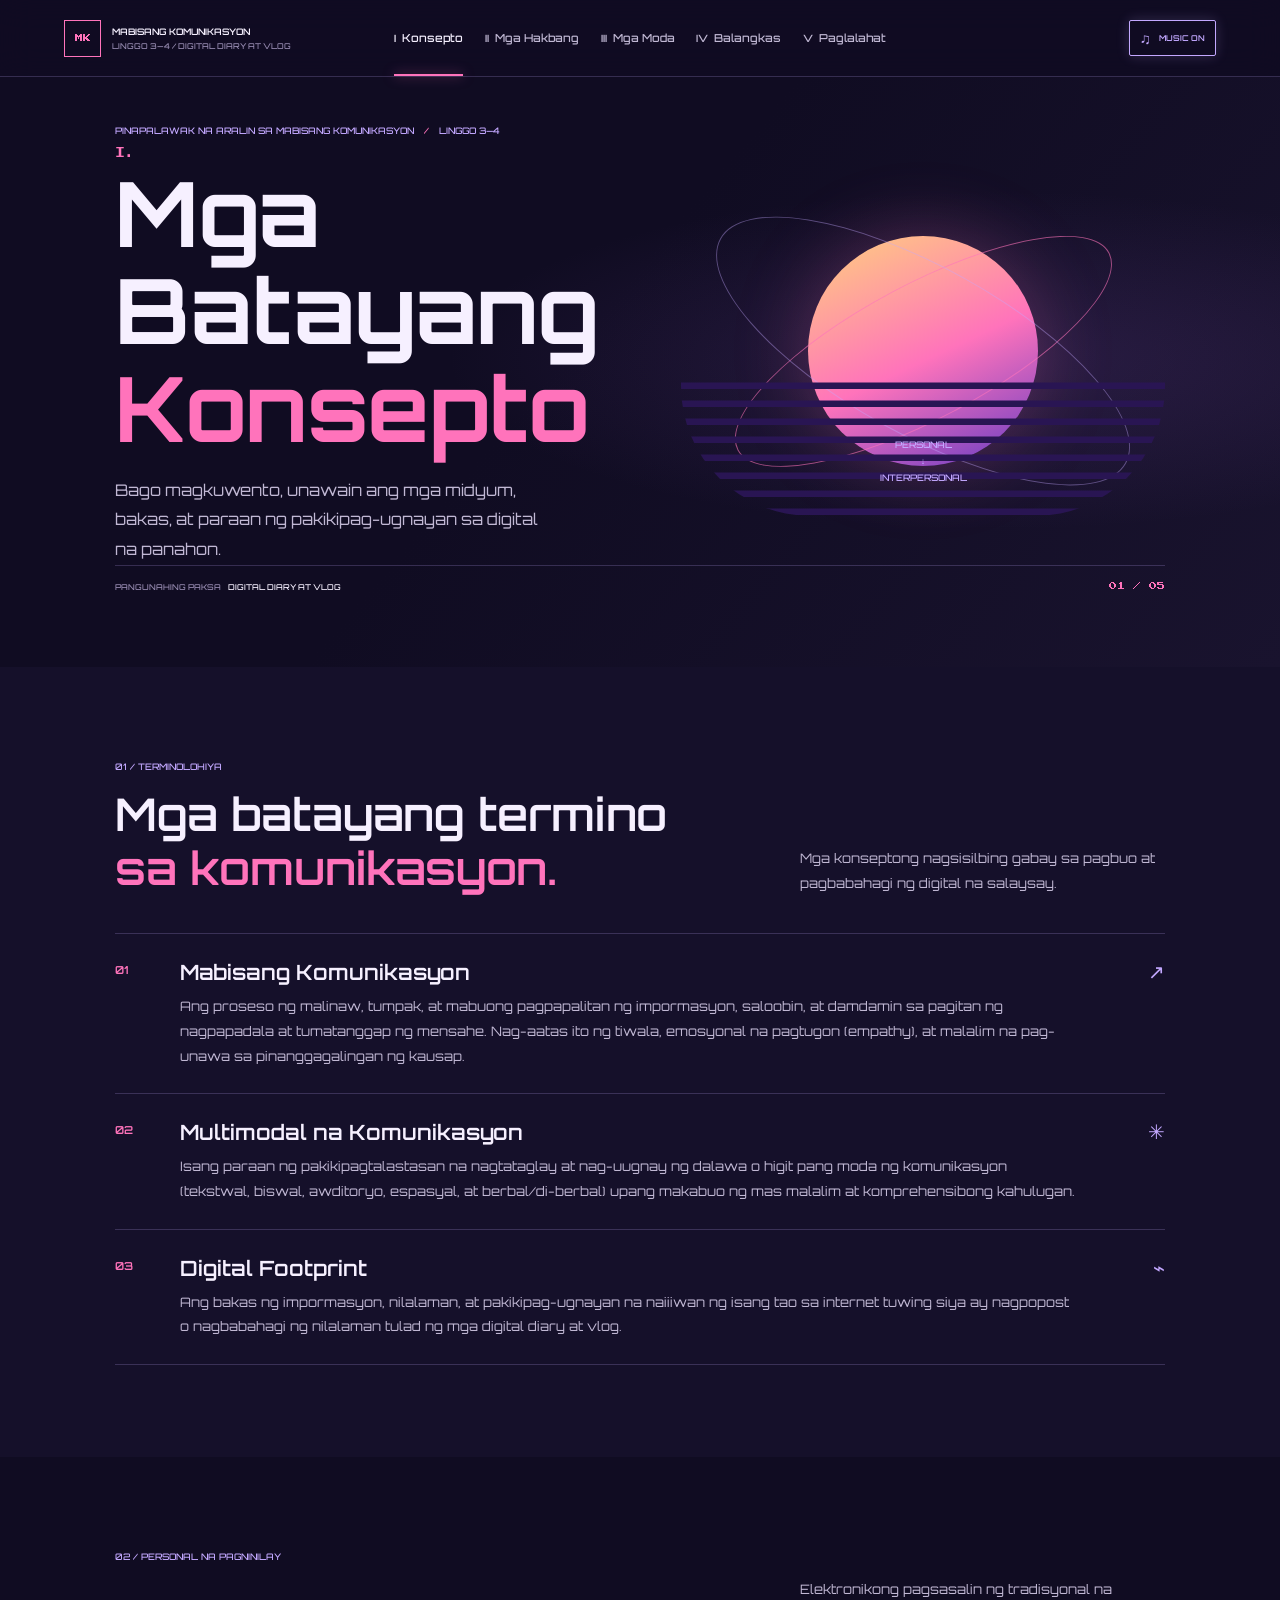
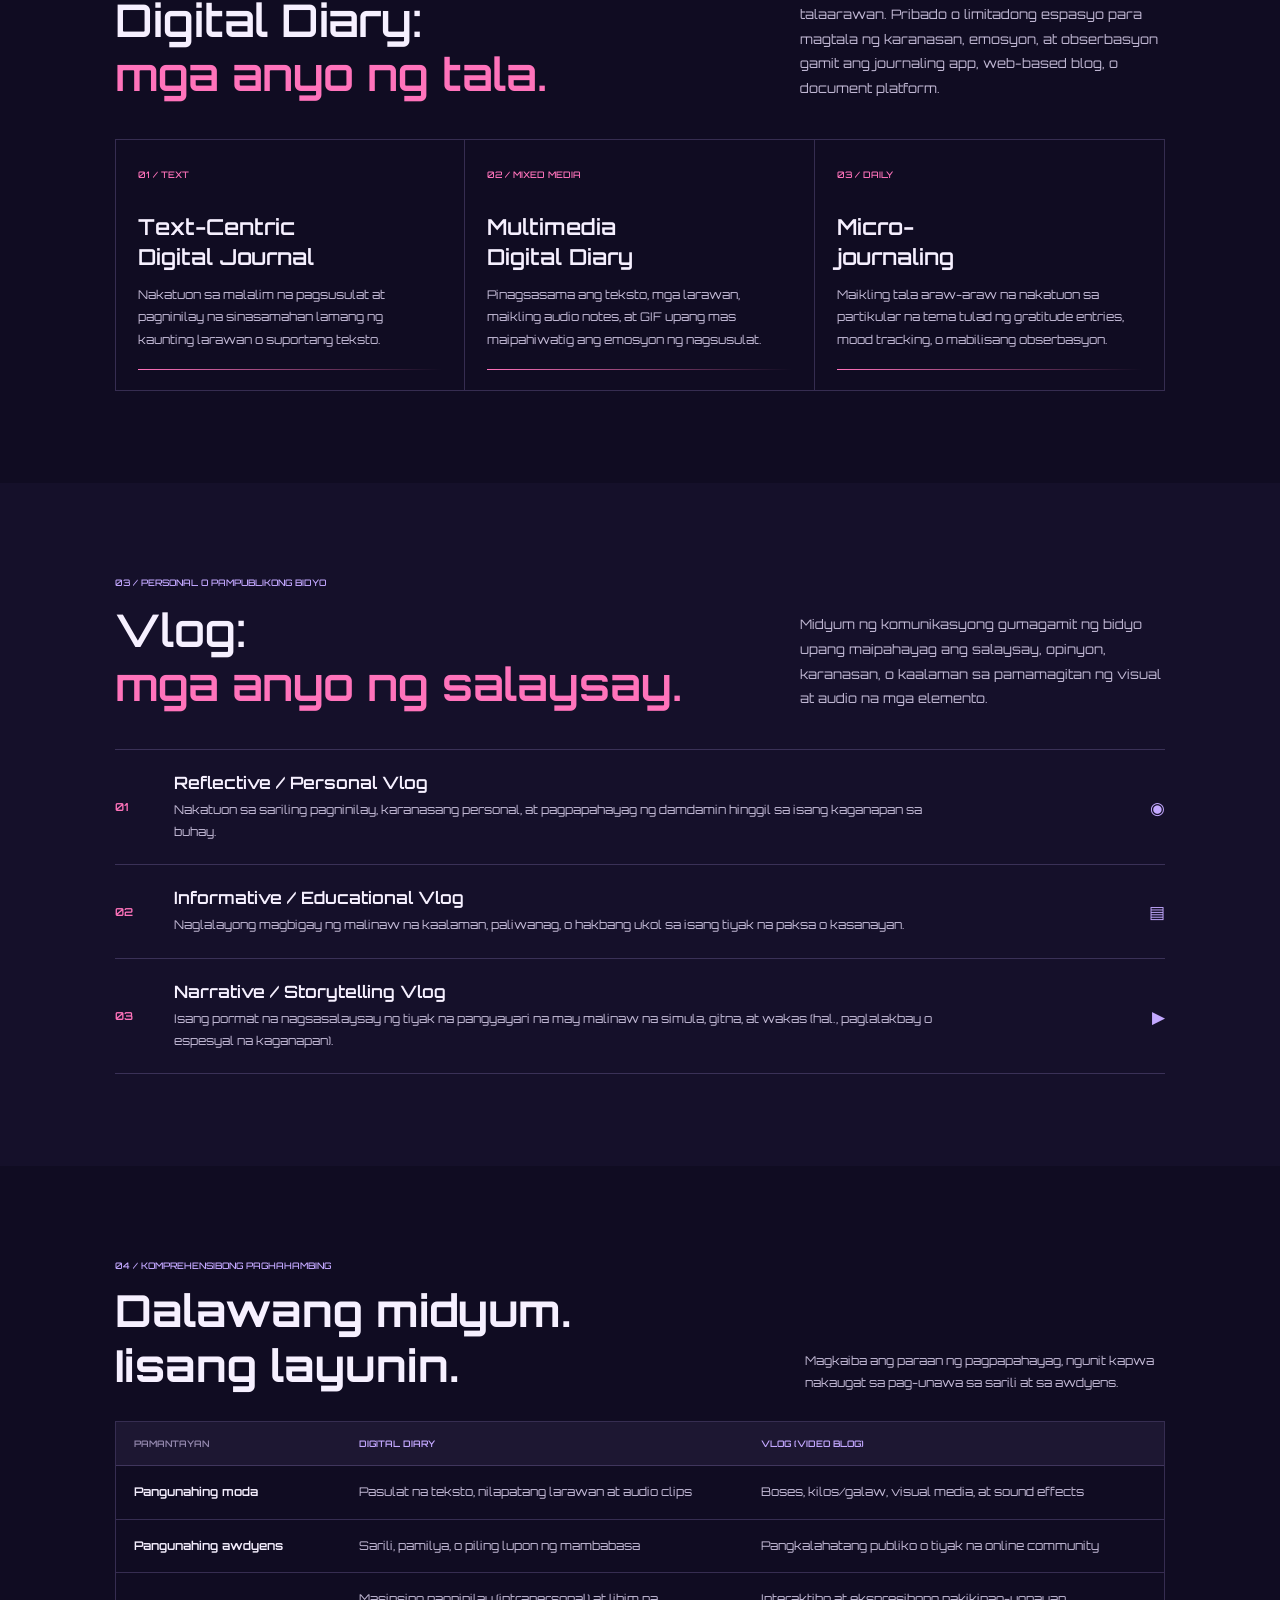
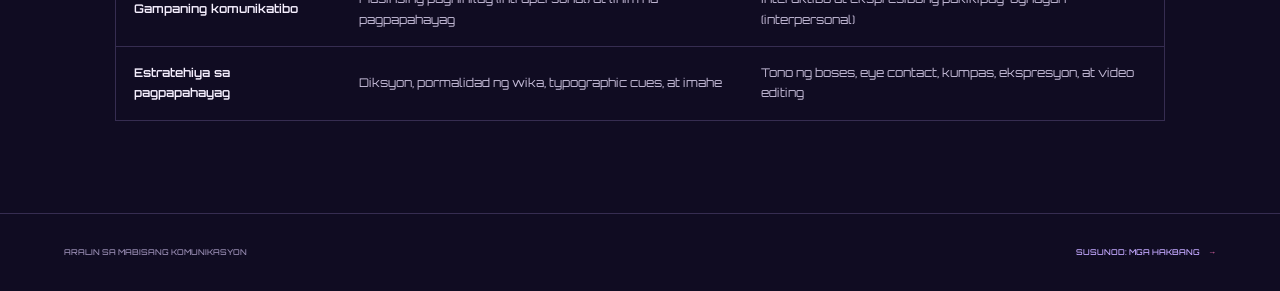
<file: index.html>
<!doctype html>
<html lang="fil">
<head>
	<meta charset="utf-8">
	<meta name="viewport" content="width=device-width, initial-scale=1">
	<meta name="theme-color" content="#100c22">
	<meta name="description" content="Mga batayang termino, anyo ng digital diary at vlog, at komprehensibong paghahambing.">
	<title>I. Mga Konsepto | Aralin sa Mabisang Komunikasyon</title>
	<link rel="preconnect" href="https://fonts.googleapis.com">
	<link rel="preconnect" href="https://fonts.gstatic.com" crossorigin>
	<link rel="stylesheet" href="global.css">
	<link rel="stylesheet" href="lesson-base.css">
	<link rel="stylesheet" href="section-one.css">
	<script src="HOMEPAGE.js" defer></script>
</head>
<body class="page-one">
	<a class="skip-link" href="#main-content">Lumaktaw sa aralin</a>
	<header class="topbar">
		<a class="brand" href="HOMEPAGE.html" aria-label="Aralin sa Mabisang Komunikasyon, seksiyon uno"><span class="brand-mark">MK</span><span class="brand-copy"><strong>MABISANG KOMUNIKASYON</strong><small>LINGGO 3—4 / DIGITAL DIARY AT VLOG</small></span></a>
		<nav class="main-nav" aria-label="Mga seksiyon ng aralin">
			<a class="nav-link is-active" aria-current="page" href="HOMEPAGE.html">I <span>Konsepto</span></a>
			<a class="nav-link" href="SECTION-II.html">II <span>Mga Hakbang</span></a>
			<a class="nav-link" href="SECTION-III.html">III <span>Mga Moda</span></a>
			<a class="nav-link" href="SECTION-IV.html">IV <span>Balangkas</span></a>
			<a class="nav-link" href="SECTION-V.html">V <span>Paglalahat</span></a>
		</nav>
		<button class="sound-toggle" type="button" aria-pressed="true" aria-controls="music-player" aria-label="I-off ang music" title="I-off ang music"><span aria-hidden="true">♫</span><span class="sound-label">MUSIC ON</span></button>
	</header>
	<aside class="music-player" id="music-player" aria-hidden="true">
		<div class="player-heading"><span><i></i><span class="track-label">SECTION ONE / TRACK 01</span></span><a class="audio-file-link" href="SECTION%201.mp3">OPEN AUDIO ↗</a></div>
		<audio id="section-audio" autoplay loop preload="auto" aria-hidden="true"><source src="SECTION%201.mp3" type="audio/mpeg"></audio>
	</aside>
	<main id="main-content" class="lesson-page">
		<section class="page-hero" aria-labelledby="page-title">
			<p class="page-kicker">PINAPALAWAK NA ARALIN SA MABISANG KOMUNIKASYON <span>/</span> LINGGO 3—4</p>
			<div class="hero-layout"><div><p class="roman-mark">I.</p><h1 id="page-title">Mga Batayang<br><em>Konsepto</em></h1><p class="hero-deck">Bago magkuwento, unawain ang mga midyum, bakas, at paraan ng pakikipag-ugnayan sa digital na panahon.</p></div><div class="hero-visual" aria-hidden="true"><div class="hero-orbit orbit-a"></div><div class="hero-orbit orbit-b"></div><div class="hero-sun"></div><span>PERSONAL<br>↓<br>INTERPERSONAL</span></div></div>
			<div class="hero-meta"><span>PANGUNAHING PAKSA <b>DIGITAL DIARY AT VLOG</b></span><span>01 <i>/</i> 05</span></div>
		</section>
		<section class="content-section" aria-labelledby="terms-title">
			<div class="section-intro"><p class="section-kicker">01 / TERMINOLOHIYA</p><h2 id="terms-title">Mga batayang termino<br><em>sa komunikasyon.</em></h2><p>Mga konseptong nagsisilbing gabay sa pagbuo at pagbabahagi ng digital na salaysay.</p></div>
			<div class="term-list">
				<article class="term-entry"><span class="term-number">01</span><div><h3>Mabisang Komunikasyon</h3><p>Ang proseso ng malinaw, tumpak, at mabuong pagpapalitan ng impormasyon, saloobin, at damdamin sa pagitan ng nagpapadala at tumatanggap ng mensahe. Nag-aatas ito ng tiwala, emosyonal na pagtugon (<em>empathy</em>), at malalim na pag-unawa sa pinanggagalingan ng kausap.</p></div><span class="term-glyph" aria-hidden="true">↗</span></article>
				<article class="term-entry"><span class="term-number">02</span><div><h3>Multimodal na Komunikasyon</h3><p>Isang paraan ng pakikipagtalastasan na nagtataglay at nag-uugnay ng dalawa o higit pang moda ng komunikasyon (tekstwal, biswal, awditoryo, espasyal, at berbal/di-berbal) upang makabuo ng mas malalim at komprehensibong kahulugan.</p></div><span class="term-glyph" aria-hidden="true">✳</span></article>
				<article class="term-entry"><span class="term-number">03</span><div><h3>Digital Footprint</h3><p>Ang bakas ng impormasyon, nilalaman, at pakikipag-ugnayan na naiiiwan ng isang tao sa internet tuwing siya ay nagpopost o nagbabahagi ng nilalaman tulad ng mga digital diary at vlog.</p></div><span class="term-glyph" aria-hidden="true">⌁</span></article>
			</div>
		</section>
		<section class="content-section forms-section" aria-labelledby="diary-title">
			<div class="section-intro"><p class="section-kicker">02 / PERSONAL NA PAGNINILAY</p><h2 id="diary-title">Digital Diary:<br><em>mga anyo ng tala.</em></h2><p>Elektronikong pagsasalin ng tradisyonal na talaarawan. Pribado o limitadong espasyo para magtala ng karanasan, emosyon, at obserbasyon gamit ang journaling app, web-based blog, o document platform.</p></div>
			<div class="form-grid">
				<article class="form-card"><span class="form-type">01 / TEXT</span><h3>Text-Centric<br>Digital Journal</h3><p>Nakatuon sa malalim na pagsusulat at pagninilay na sinasamahan lamang ng kaunting larawan o suportang teksto.</p><span class="form-line"></span></article>
				<article class="form-card"><span class="form-type">02 / MIXED MEDIA</span><h3>Multimedia<br>Digital Diary</h3><p>Pinagsasama ang teksto, mga larawan, maikling audio notes, at GIF upang mas maipahiwatig ang emosyon ng nagsusulat.</p><span class="form-line"></span></article>
				<article class="form-card"><span class="form-type">03 / DAILY</span><h3>Micro-<br>journaling</h3><p>Maikling tala araw-araw na nakatuon sa partikular na tema tulad ng <em>gratitude entries</em>, <em>mood tracking</em>, o mabilisang obserbasyon.</p><span class="form-line"></span></article>
			</div>
		</section>
		<section class="content-section vlog-section" aria-labelledby="vlog-title">
			<div class="section-intro"><p class="section-kicker">03 / PERSONAL O PAMPUBLIKONG BIDYO</p><h2 id="vlog-title">Vlog:<br><em>mga anyo ng salaysay.</em></h2><p>Midyum ng komunikasyong gumagamit ng bidyo upang maipahayag ang salaysay, opinyon, karanasan, o kaalaman sa pamamagitan ng visual at audio na mga elemento.</p></div>
			<div class="vlog-list">
				<article><span>01</span><div><h3>Reflective / Personal Vlog</h3><p>Nakatuon sa sariling pagninilay, karanasang personal, at pagpapahayag ng damdamin hinggil sa isang kaganapan sa buhay.</p></div><b aria-hidden="true">◉</b></article>
				<article><span>02</span><div><h3>Informative / Educational Vlog</h3><p>Naglalayong magbigay ng malinaw na kaalaman, paliwanag, o hakbang ukol sa isang tiyak na paksa o kasanayan.</p></div><b aria-hidden="true">▤</b></article>
				<article><span>03</span><div><h3>Narrative / Storytelling Vlog</h3><p>Isang pormat na nagsasalaysay ng tiyak na pangyayari na may malinaw na simula, gitna, at wakas (hal., paglalakbay o espesyal na kaganapan).</p></div><b aria-hidden="true">▶</b></article>
			</div>
		</section>
		<section class="content-section comparison-section" aria-labelledby="comparison-title">
			<div class="comparison-heading"><div><p class="section-kicker">04 / KOMPREHENSIBONG PAGHAHAMBING</p><h2 id="comparison-title">Dalawang midyum.<br><em>Iisang layunin.</em></h2></div><p>Magkaiba ang paraan ng pagpapahayag, ngunit kapwa nakaugat sa pag-unawa sa sarili at sa awdyens.</p></div>
			<div class="comparison-table-wrap" role="region" aria-label="Paghahambing ng digital diary at vlog" tabindex="0"><table class="comparison-table"><thead><tr><th scope="col">PAMANTAYAN</th><th scope="col">DIGITAL DIARY</th><th scope="col">VLOG (VIDEO BLOG)</th></tr></thead><tbody>
				<tr><th scope="row">Pangunahing moda</th><td>Pasulat na teksto, nilapatang larawan at audio clips</td><td>Boses, kilos/galaw, visual media, at sound effects</td></tr>
				<tr><th scope="row">Pangunahing awdyens</th><td>Sarili, pamilya, o piling lupon ng mambabasa</td><td>Pangkalahatang publiko o tiyak na online community</td></tr>
				<tr><th scope="row">Gampaning komunikatibo</th><td>Masinsing pagninilay (<em>intrapersonal</em>) at lihim na pagpapahayag</td><td>Interaktibo at ekspresibong pakikipag-ugnayan (<em>interpersonal</em>)</td></tr>
				<tr><th scope="row">Estratehiya sa pagpapahayag</th><td>Diksyon, pormalidad ng wika, typographic cues, at imahe</td><td>Tono ng boses, eye contact, kumpas, ekspresyon, at video editing</td></tr>
			</tbody></table></div>
		</section>
	</main>
	<footer class="page-footer"><span>ARALIN SA MABISANG KOMUNIKASYON</span><a href="SECTION-II.html">SUSUNOD: MGA HAKBANG <b aria-hidden="true">→</b></a></footer>
</body>
</html>
</file>
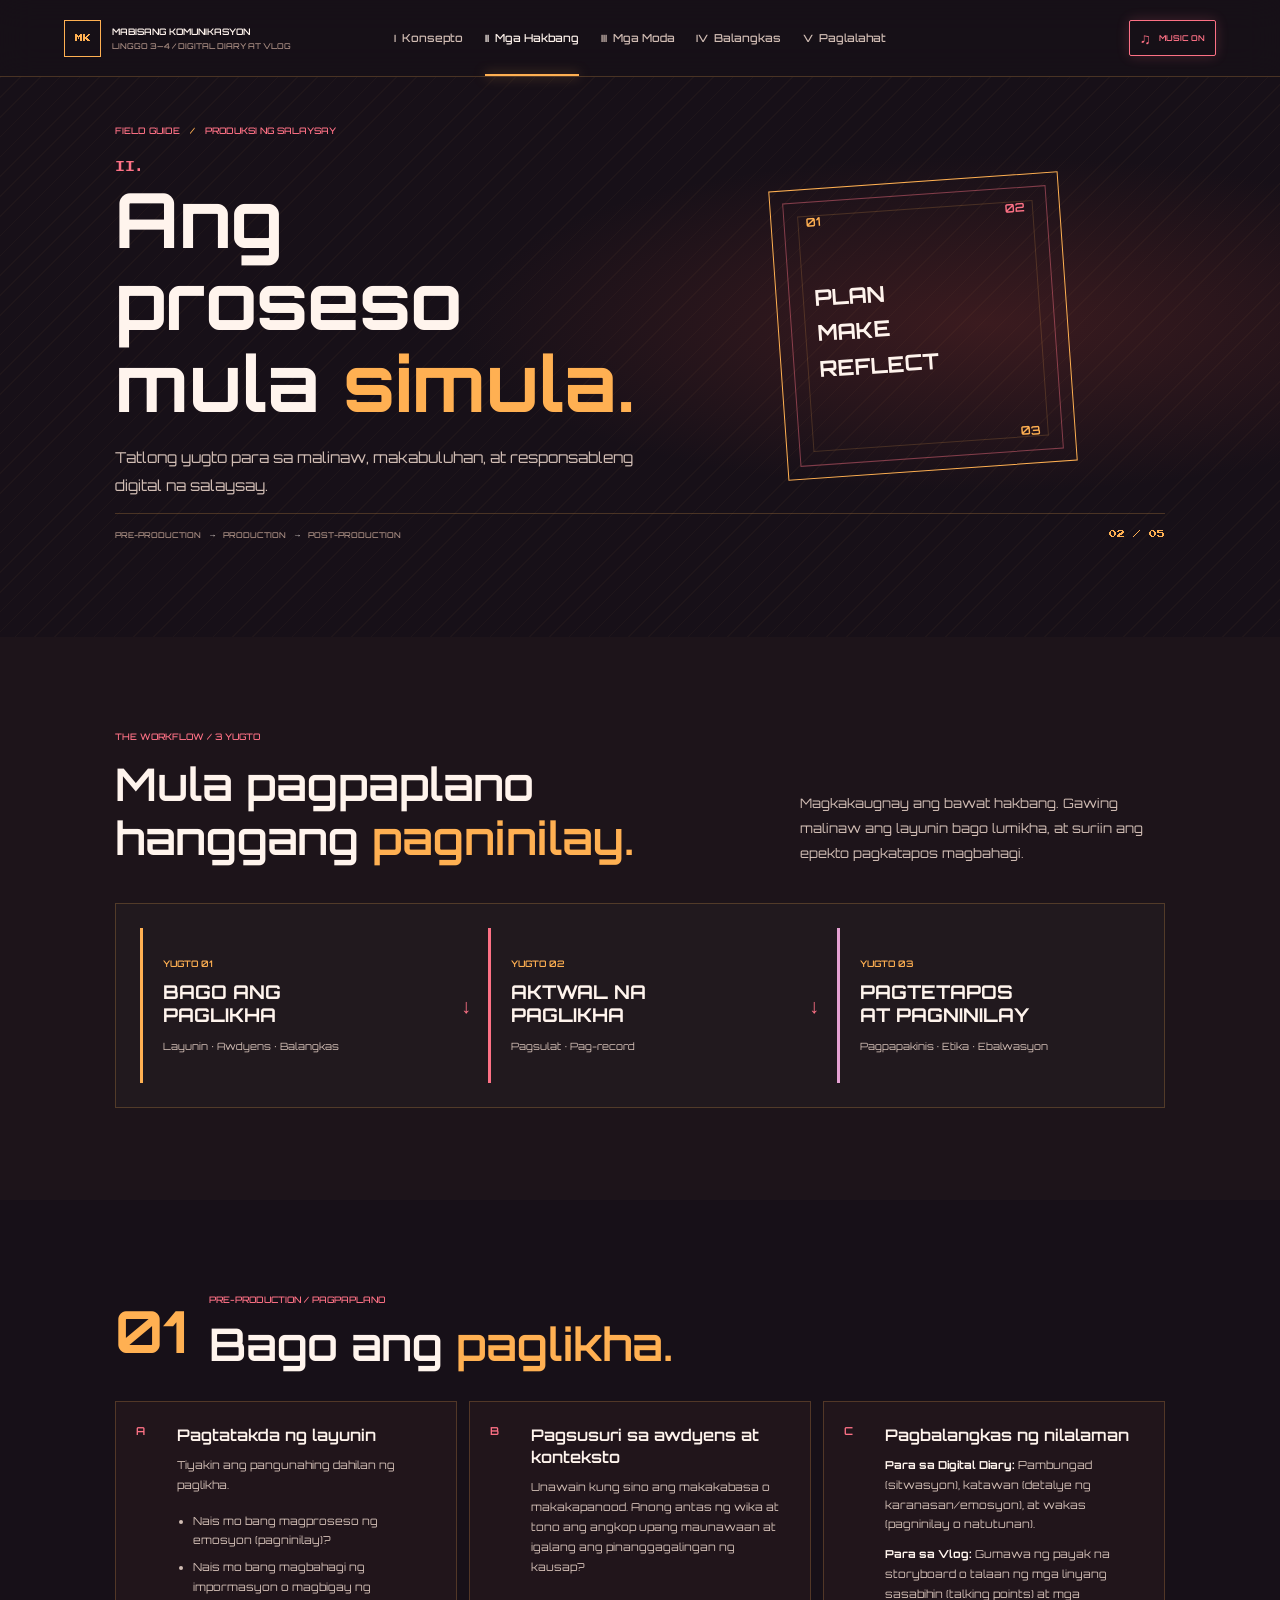
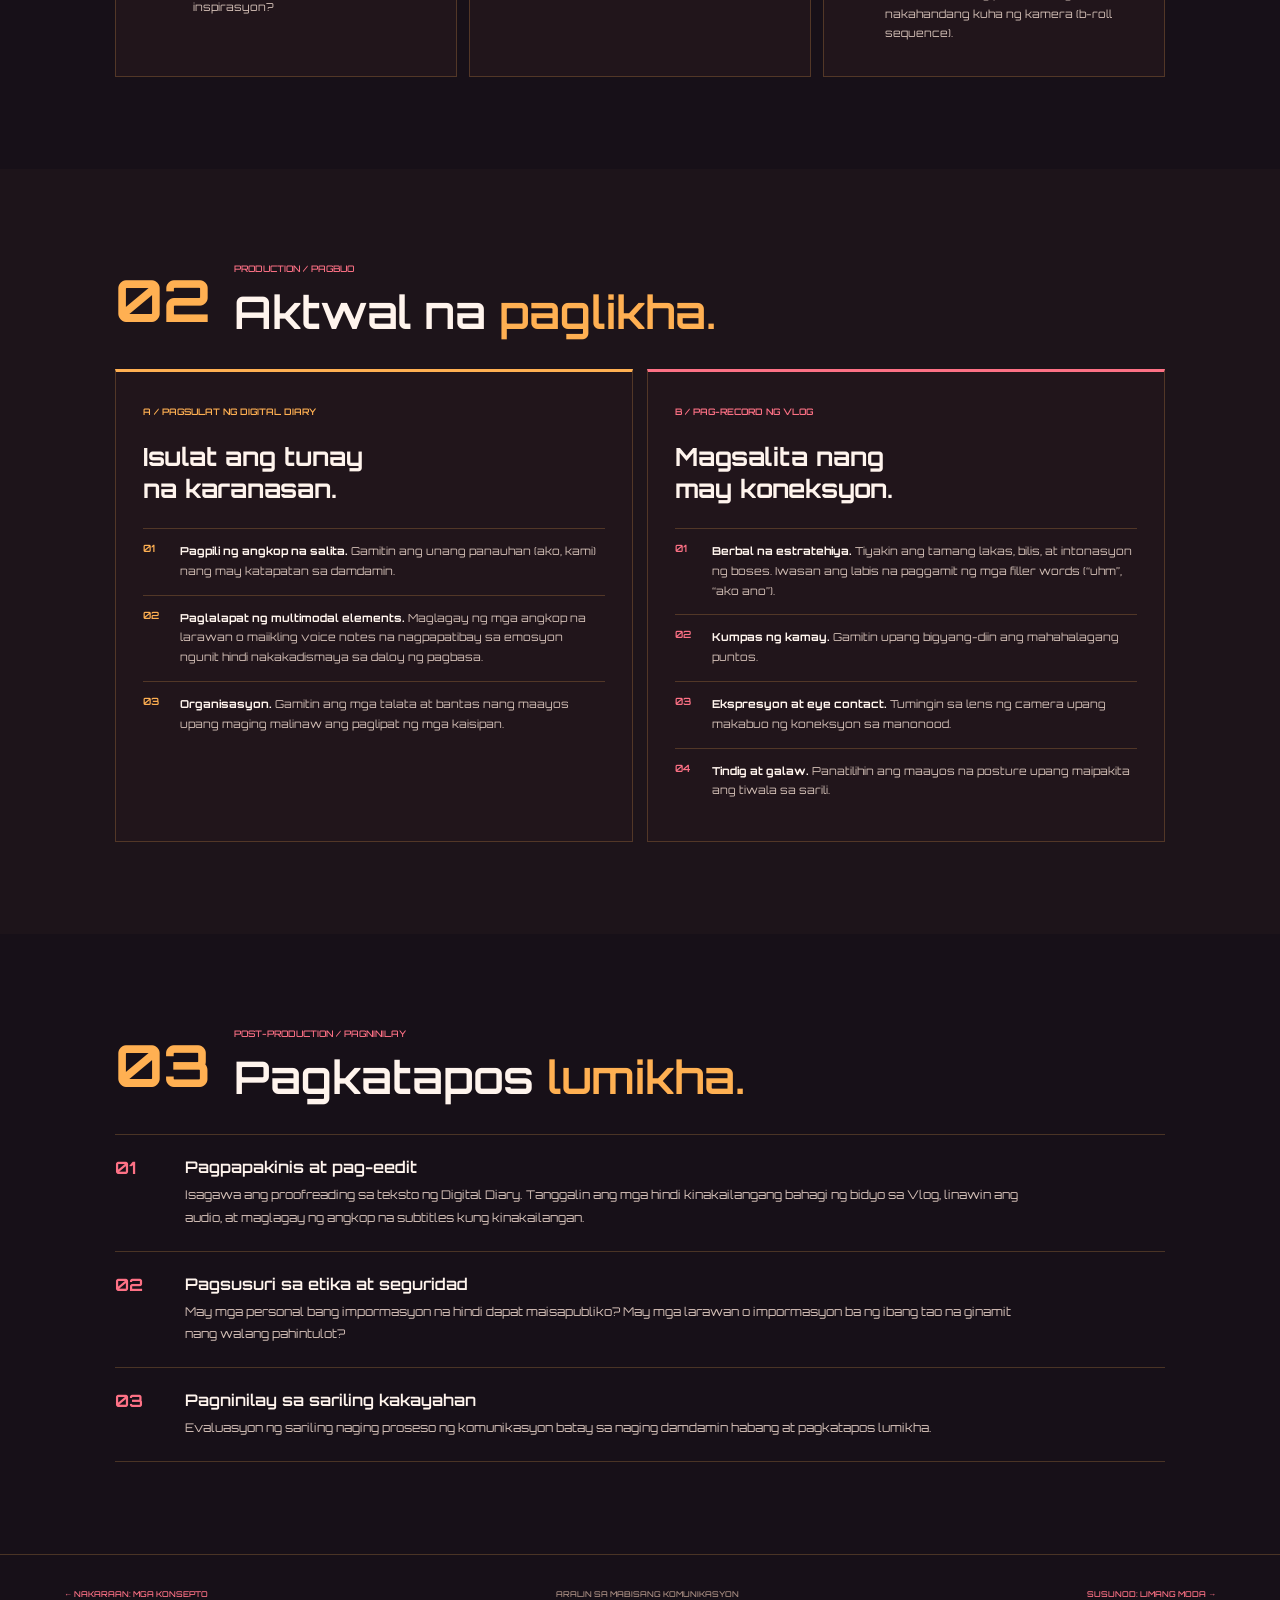
<file: SECTION-II.html>
<!doctype html>
<html lang="fil">
<head>
	<meta charset="utf-8"><meta name="viewport" content="width=device-width, initial-scale=1"><meta name="theme-color" content="#171018">
	<meta name="description" content="Detalyadong mga hakbang sa pagpaplano, paglikha, pag-eedit, at pagninilay sa digital diary at vlog.">
	<title>II. Mga Hakbang | Aralin sa Mabisang Komunikasyon</title>
	<link rel="preconnect" href="https://fonts.googleapis.com"><link rel="preconnect" href="https://fonts.gstatic.com" crossorigin>
	<link rel="stylesheet" href="global.css"><link rel="stylesheet" href="lesson-base.css"><link rel="stylesheet" href="section-two.css"><script src="HOMEPAGE.js" defer></script>
</head>
<body class="page-two">
	<a class="skip-link" href="#main-content">Lumaktaw sa aralin</a>
	<header class="topbar"><a class="brand" href="HOMEPAGE.html" aria-label="Aralin sa Mabisang Komunikasyon"><span class="brand-mark">MK</span><span class="brand-copy"><strong>MABISANG KOMUNIKASYON</strong><small>LINGGO 3—4 / DIGITAL DIARY AT VLOG</small></span></a>
		<nav class="main-nav" aria-label="Mga seksiyon ng aralin"><a class="nav-link" href="HOMEPAGE.html">I <span>Konsepto</span></a><a class="nav-link is-active" aria-current="page" href="SECTION-II.html">II <span>Mga Hakbang</span></a><a class="nav-link" href="SECTION-III.html">III <span>Mga Moda</span></a><a class="nav-link" href="SECTION-IV.html">IV <span>Balangkas</span></a><a class="nav-link" href="SECTION-V.html">V <span>Paglalahat</span></a></nav>
		<button class="sound-toggle" type="button" aria-pressed="true" aria-controls="music-player" aria-label="I-off ang music" title="I-off ang music"><span aria-hidden="true">♫</span><span class="sound-label">MUSIC ON</span></button>
	</header>
	<aside class="music-player" id="music-player" aria-label="Section two music player"><div class="player-heading"><span><i></i><span class="track-label">SECTION TWO / TRACK 02</span></span><a class="audio-file-link" href="SECTION%202.mp3">OPEN AUDIO ↗</a></div><audio id="section-audio" autoplay loop preload="auto" aria-hidden="true"><source src="SECTION%202.mp3" type="audio/mpeg"></audio></aside>
	<main id="main-content" class="lesson-page">
		<section class="page-hero" aria-labelledby="page-title"><p class="page-kicker">FIELD GUIDE <span>/</span> PRODUKSI NG SALAYSAY</p><div class="hero-layout"><div><p class="roman-mark">II.</p><h1 id="page-title">Ang proseso<br>mula <em>simula.</em></h1><p class="hero-deck">Tatlong yugto para sa malinaw, makabuluhan, at responsableng digital na salaysay.</p></div><div class="phase-stamp" aria-hidden="true"><span>01</span><span>02</span><span>03</span><b>PLAN<br>MAKE<br>REFLECT</b></div></div><div class="hero-meta"><span>PRE-PRODUCTION <b>→</b> PRODUCTION <b>→</b> POST-PRODUCTION</span><span>02 <i>/</i> 05</span></div></section>
		<section class="content-section journey-section" aria-labelledby="journey-title"><div class="section-intro"><p class="section-kicker">THE WORKFLOW / 3 YUGTO</p><h2 id="journey-title">Mula pagpaplano<br>hanggang <em>pagninilay.</em></h2><p>Magkakaugnay ang bawat hakbang. Gawing malinaw ang layunin bago lumikha, at suriin ang epekto pagkatapos magbahagi.</p></div>
			<div class="journey-map" aria-label="Daloy ng tatlong yugto: bago ang paglikha, aktwal na paglikha, pagtatapos at pagninilay"><article><span>YUGTO 01</span><b>BAGO ANG<br>PAGLIKHA</b><small>Layunin · Awdyens · Balangkas</small></article><i aria-hidden="true">↓</i><article><span>YUGTO 02</span><b>AKTWAL NA<br>PAGLIKHA</b><small>Pagsulat · Pag-record</small></article><i aria-hidden="true">↓</i><article><span>YUGTO 03</span><b>PAGTETAPOS<br>AT PAGNINILAY</b><small>Pagpapakinis · Etika · Ebalwasyon</small></article></div>
		</section>
		<section class="content-section phase-section" aria-labelledby="phase-one-title"><div class="phase-heading"><span class="phase-number">01</span><div><p class="section-kicker">PRE-PRODUCTION / PAGPAPLANO</p><h2 id="phase-one-title">Bago ang <em>paglikha.</em></h2></div></div><div class="phase-cards">
			<article class="phase-card"><span class="card-index">A</span><div><h3>Pagtatakda ng layunin</h3><p>Tiyakin ang pangunahing dahilan ng paglikha.</p><ul><li>Nais mo bang magproseso ng emosyon (pagninilay)?</li><li>Nais mo bang magbahagi ng impormasyon o magbigay ng inspirasyon?</li></ul></div></article>
			<article class="phase-card"><span class="card-index">B</span><div><h3>Pagsusuri sa awdyens at konteksto</h3><p>Unawain kung sino ang makakabasa o makakapanood. Anong antas ng wika at tono ang angkop upang maunawaan at igalang ang pinanggagalingan ng kausap?</p></div></article>
			<article class="phase-card"><span class="card-index">C</span><div><h3>Pagbalangkas ng nilalaman</h3><p><strong>Para sa Digital Diary:</strong> Pambungad (sitwasyon), katawan (detalye ng karanasan/emosyon), at wakas (pagninilay o natutunan).</p><p><strong>Para sa Vlog:</strong> Gumawa ng payak na storyboard o talaan ng mga linyang sasabihin (<em>talking points</em>) at mga nakahandang kuha ng kamera (<em>b-roll sequence</em>).</p></div></article>
		</div></section>
		<section class="content-section make-section" aria-labelledby="phase-two-title"><div class="phase-heading"><span class="phase-number">02</span><div><p class="section-kicker">PRODUCTION / PAGBUO</p><h2 id="phase-two-title">Aktwal na <em>paglikha.</em></h2></div></div><div class="make-grid">
			<article class="make-panel diary-panel"><span class="panel-label">A / PAGSULAT NG DIGITAL DIARY</span><h3>Isulat ang tunay<br>na karanasan.</h3><div class="make-point"><b>01</b><p><strong>Pagpili ng angkop na salita.</strong> Gamitin ang unang panauhan (<em>ako</em>, <em>kami</em>) nang may katapatan sa damdamin.</p></div><div class="make-point"><b>02</b><p><strong>Paglalapat ng multimodal elements.</strong> Maglagay ng mga angkop na larawan o maiikling voice notes na nagpapatibay sa emosyon ngunit hindi nakakadismaya sa daloy ng pagbasa.</p></div><div class="make-point"><b>03</b><p><strong>Organisasyon.</strong> Gamitin ang mga talata at bantas nang maayos upang maging malinaw ang paglipat ng mga kaisipan.</p></div></article>
			<article class="make-panel vlog-panel"><span class="panel-label">B / PAG-RECORD NG VLOG</span><h3>Magsalita nang<br>may koneksyon.</h3><div class="make-point"><b>01</b><p><strong>Berbal na estratehiya.</strong> Tiyakin ang tamang lakas, bilis, at intonasyon ng boses. Iwasan ang labis na paggamit ng mga filler words (<em>“uhm”</em>, <em>“ako ano”</em>).</p></div><div class="make-point"><b>02</b><p><strong>Kumpas ng kamay.</strong> Gamitin upang bigyang-diin ang mahahalagang puntos.</p></div><div class="make-point"><b>03</b><p><strong>Ekspresyon at eye contact.</strong> Tumingin sa lens ng camera upang makabuo ng koneksyon sa manonood.</p></div><div class="make-point"><b>04</b><p><strong>Tindig at galaw.</strong> Panatilihin ang maayos na posture upang maipakita ang tiwala sa sarili.</p></div></article>
		</div></section>
		<section class="content-section finish-section" aria-labelledby="phase-three-title"><div class="phase-heading"><span class="phase-number">03</span><div><p class="section-kicker">POST-PRODUCTION / PAGNINILAY</p><h2 id="phase-three-title">Pagkatapos <em>lumikha.</em></h2></div></div><div class="finish-list">
			<article><span>01</span><div><h3>Pagpapakinis at pag-eedit</h3><p>Isagawa ang <em>proofreading</em> sa teksto ng Digital Diary. Tanggalin ang mga hindi kinakailangang bahagi ng bidyo sa Vlog, linawin ang audio, at maglagay ng angkop na subtitles kung kinakailangan.</p></div></article>
			<article><span>02</span><div><h3>Pagsusuri sa etika at seguridad</h3><p>May mga personal bang impormasyon na hindi dapat maisapubliko? May mga larawan o impormasyon ba ng ibang tao na ginamit nang walang pahintulot?</p></div></article>
			<article><span>03</span><div><h3>Pagninilay sa sariling kakayahan</h3><p>Evaluasyon ng sariling naging proseso ng komunikasyon batay sa naging damdamin habang at pagkatapos lumikha.</p></div></article>
		</div></section>
	</main>
	<footer class="page-footer"><a href="HOMEPAGE.html">← NAKARAAN: MGA KONSEPTO</a><span>ARALIN SA MABISANG KOMUNIKASYON</span><a href="SECTION-III.html">SUSUNOD: LIMANG MODA →</a></footer>
</body>
</html>
</file>
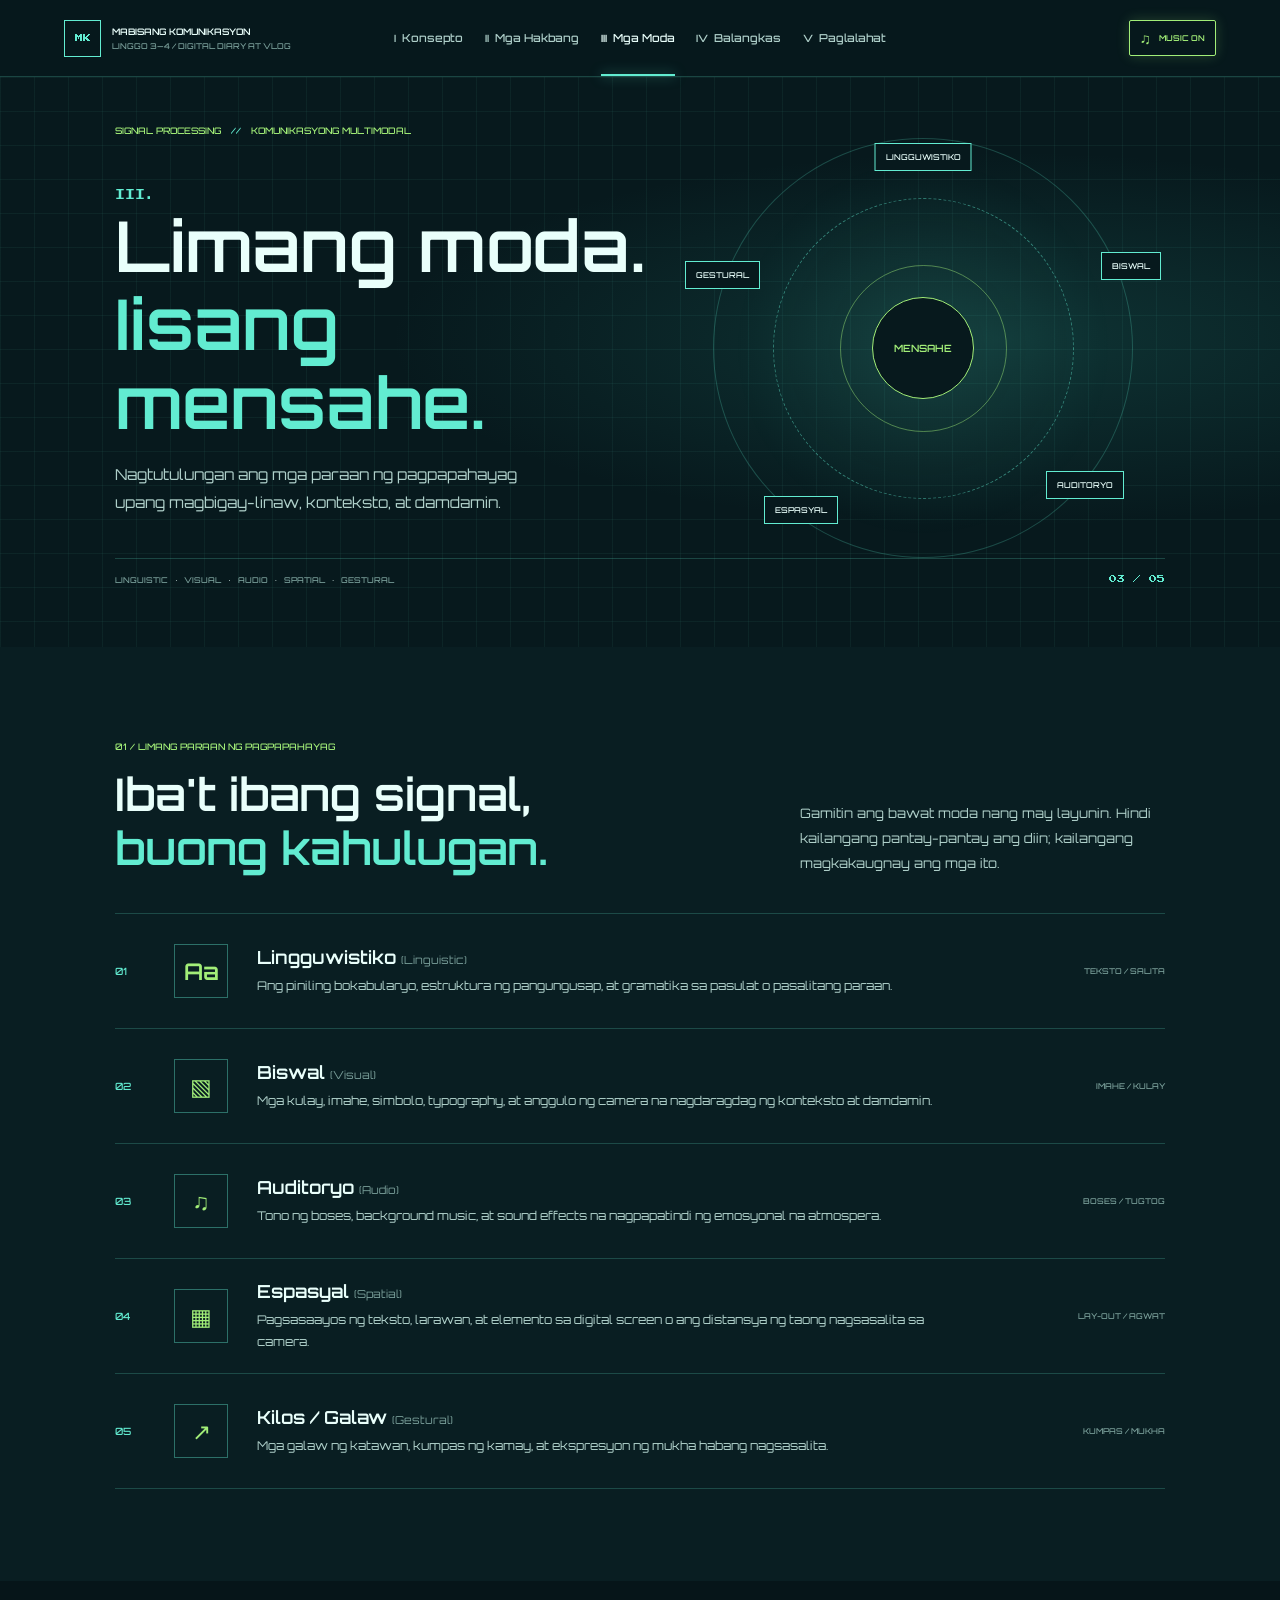
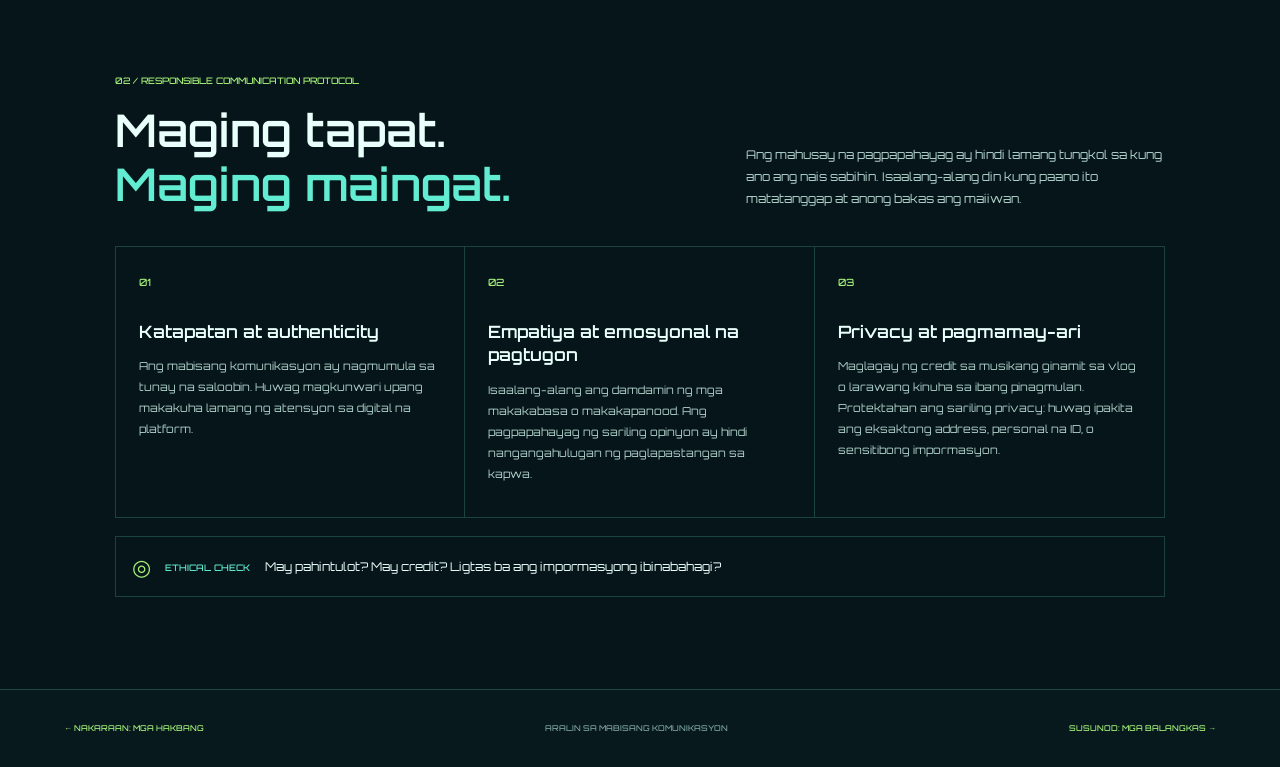
<file: SECTION-III.html>
<!doctype html>
<html lang="fil">
<head>
	<meta charset="utf-8"><meta name="viewport" content="width=device-width, initial-scale=1"><meta name="theme-color" content="#07191d">
	<meta name="description" content="Ang limang moda ng multimodal na komunikasyon at mga prinsipyo ng responsable at empatiko na pagbabahagi.">
	<title>III. Mga Moda at Etika | Aralin sa Mabisang Komunikasyon</title>
	<link rel="preconnect" href="https://fonts.googleapis.com"><link rel="preconnect" href="https://fonts.gstatic.com" crossorigin>
	<link rel="stylesheet" href="global.css"><link rel="stylesheet" href="lesson-base.css"><link rel="stylesheet" href="section-three.css"><script src="HOMEPAGE.js" defer></script>
</head>
<body class="page-three">
	<a class="skip-link" href="#main-content">Lumaktaw sa aralin</a>
	<header class="topbar"><a class="brand" href="HOMEPAGE.html" aria-label="Aralin sa Mabisang Komunikasyon"><span class="brand-mark">MK</span><span class="brand-copy"><strong>MABISANG KOMUNIKASYON</strong><small>LINGGO 3—4 / DIGITAL DIARY AT VLOG</small></span></a><nav class="main-nav" aria-label="Mga seksiyon ng aralin"><a class="nav-link" href="HOMEPAGE.html">I <span>Konsepto</span></a><a class="nav-link" href="SECTION-II.html">II <span>Mga Hakbang</span></a><a class="nav-link is-active" aria-current="page" href="SECTION-III.html">III <span>Mga Moda</span></a><a class="nav-link" href="SECTION-IV.html">IV <span>Balangkas</span></a><a class="nav-link" href="SECTION-V.html">V <span>Paglalahat</span></a></nav><button class="sound-toggle" type="button" aria-pressed="true" aria-controls="music-player" aria-label="I-off ang music" title="I-off ang music"><span aria-hidden="true">♫</span><span class="sound-label">MUSIC ON</span></button></header>
	<aside class="music-player" id="music-player" aria-label="Section three music player"><div class="player-heading"><span><i></i><span class="track-label">SECTION THREE / TRACK 03</span></span><a class="audio-file-link" href="SECTION%203.mp3">OPEN AUDIO ↗</a></div><audio id="section-audio" autoplay loop preload="auto" aria-hidden="true"><source src="SECTION%203.mp3" type="audio/mpeg"></audio></aside>
	<main id="main-content" class="lesson-page">
		<section class="page-hero" aria-labelledby="page-title"><p class="page-kicker">SIGNAL PROCESSING <span>//</span> KOMUNIKASYONG MULTIMODAL</p><div class="hero-layout"><div><p class="roman-mark">III.</p><h1 id="page-title">Limang moda.<br><em>Iisang mensahe.</em></h1><p class="hero-deck">Nagtutulungan ang mga paraan ng pagpapahayag upang magbigay-linaw, konteksto, at damdamin.</p></div><div class="signal-graphic" role="img" aria-label="Limang moda ng komunikasyon na magkakaugnay"><div class="signal-core">MENSAHE</div><span class="signal-node node-one">LINGGUWISTIKO</span><span class="signal-node node-two">BISWAL</span><span class="signal-node node-three">AUDITORYO</span><span class="signal-node node-four">ESPASYAL</span><span class="signal-node node-five">GESTURAL</span></div></div><div class="hero-meta"><span>LINGUISTIC <b>·</b> VISUAL <b>·</b> AUDIO <b>·</b> SPATIAL <b>·</b> GESTURAL</span><span>03 <i>/</i> 05</span></div></section>
		<section class="content-section modes-section" aria-labelledby="modes-title"><div class="section-intro"><p class="section-kicker">01 / LIMANG PARAAN NG PAGPAPAHAYAG</p><h2 id="modes-title">Iba't ibang signal,<br><em>buong kahulugan.</em></h2><p>Gamitin ang bawat moda nang may layunin. Hindi kailangang pantay-pantay ang diin; kailangang magkakaugnay ang mga ito.</p></div><div class="mode-list">
			<article class="mode-row"><span class="mode-index">01</span><span class="mode-symbol">Aa</span><div><h3>Lingguwistiko <small>(Linguistic)</small></h3><p>Ang piniling bokabularyo, estruktura ng pangungusap, at gramatika sa pasulat o pasalitang paraan.</p></div><span class="mode-example">TEKSTO / SALITA</span></article>
			<article class="mode-row"><span class="mode-index">02</span><span class="mode-symbol">▧</span><div><h3>Biswal <small>(Visual)</small></h3><p>Mga kulay, imahe, simbolo, typography, at anggulo ng camera na nagdaragdag ng konteksto at damdamin.</p></div><span class="mode-example">IMAHE / KULAY</span></article>
			<article class="mode-row"><span class="mode-index">03</span><span class="mode-symbol">♫</span><div><h3>Auditoryo <small>(Audio)</small></h3><p>Tono ng boses, background music, at sound effects na nagpapatindi ng emosyonal na atmospera.</p></div><span class="mode-example">BOSES / TUGTOG</span></article>
			<article class="mode-row"><span class="mode-index">04</span><span class="mode-symbol">▦</span><div><h3>Espasyal <small>(Spatial)</small></h3><p>Pagsasaayos ng teksto, larawan, at elemento sa digital screen o ang distansya ng taong nagsasalita sa camera.</p></div><span class="mode-example">LAY-OUT / AGWAT</span></article>
			<article class="mode-row"><span class="mode-index">05</span><span class="mode-symbol">↗</span><div><h3>Kilos / Galaw <small>(Gestural)</small></h3><p>Mga galaw ng katawan, kumpas ng kamay, at ekspresyon ng mukha habang nagsasalita.</p></div><span class="mode-example">KUMPAS / MUKHA</span></article>
		</div></section>
		<section class="ethics-section" aria-labelledby="ethics-title"><div class="ethics-heading"><p class="section-kicker">02 / RESPONSIBLE COMMUNICATION PROTOCOL</p><h2 id="ethics-title">Maging tapat.<br><em>Maging maingat.</em></h2><p>Ang mahusay na pagpapahayag ay hindi lamang tungkol sa kung ano ang nais sabihin. Isaalang-alang din kung paano ito matatanggap at anong bakas ang maiiwan.</p></div><div class="ethics-grid">
			<article><span class="ethics-symbol">01</span><h3>Katapatan at authenticity</h3><p>Ang mabisang komunikasyon ay nagmumula sa tunay na saloobin. Huwag magkunwari upang makakuha lamang ng atensyon sa digital na platform.</p></article>
			<article><span class="ethics-symbol">02</span><h3>Empatiya at emosyonal na pagtugon</h3><p>Isaalang-alang ang damdamin ng mga makakabasa o makakapanood. Ang pagpapahayag ng sariling opinyon ay hindi nangangahulugan ng paglapastangan sa kapwa.</p></article>
			<article><span class="ethics-symbol">03</span><h3>Privacy at pagmamay-ari</h3><p>Maglagay ng credit sa musikang ginamit sa vlog o larawang kinuha sa ibang pinagmulan. Protektahan ang sariling privacy: huwag ipakita ang eksaktong address, personal na ID, o sensitibong impormasyon.</p></article>
		</div><div class="ethics-check"><span aria-hidden="true">◎</span><p><b>ETHICAL CHECK</b> May pahintulot? May credit? Ligtas ba ang impormasyong ibinabahagi?</p></div></section>
	</main>
	<footer class="page-footer"><a href="SECTION-II.html">← NAKARAAN: MGA HAKBANG</a><span>ARALIN SA MABISANG KOMUNIKASYON</span><a href="SECTION-IV.html">SUSUNOD: MGA BALANGKAS →</a></footer>
</body>
</html>
</file>
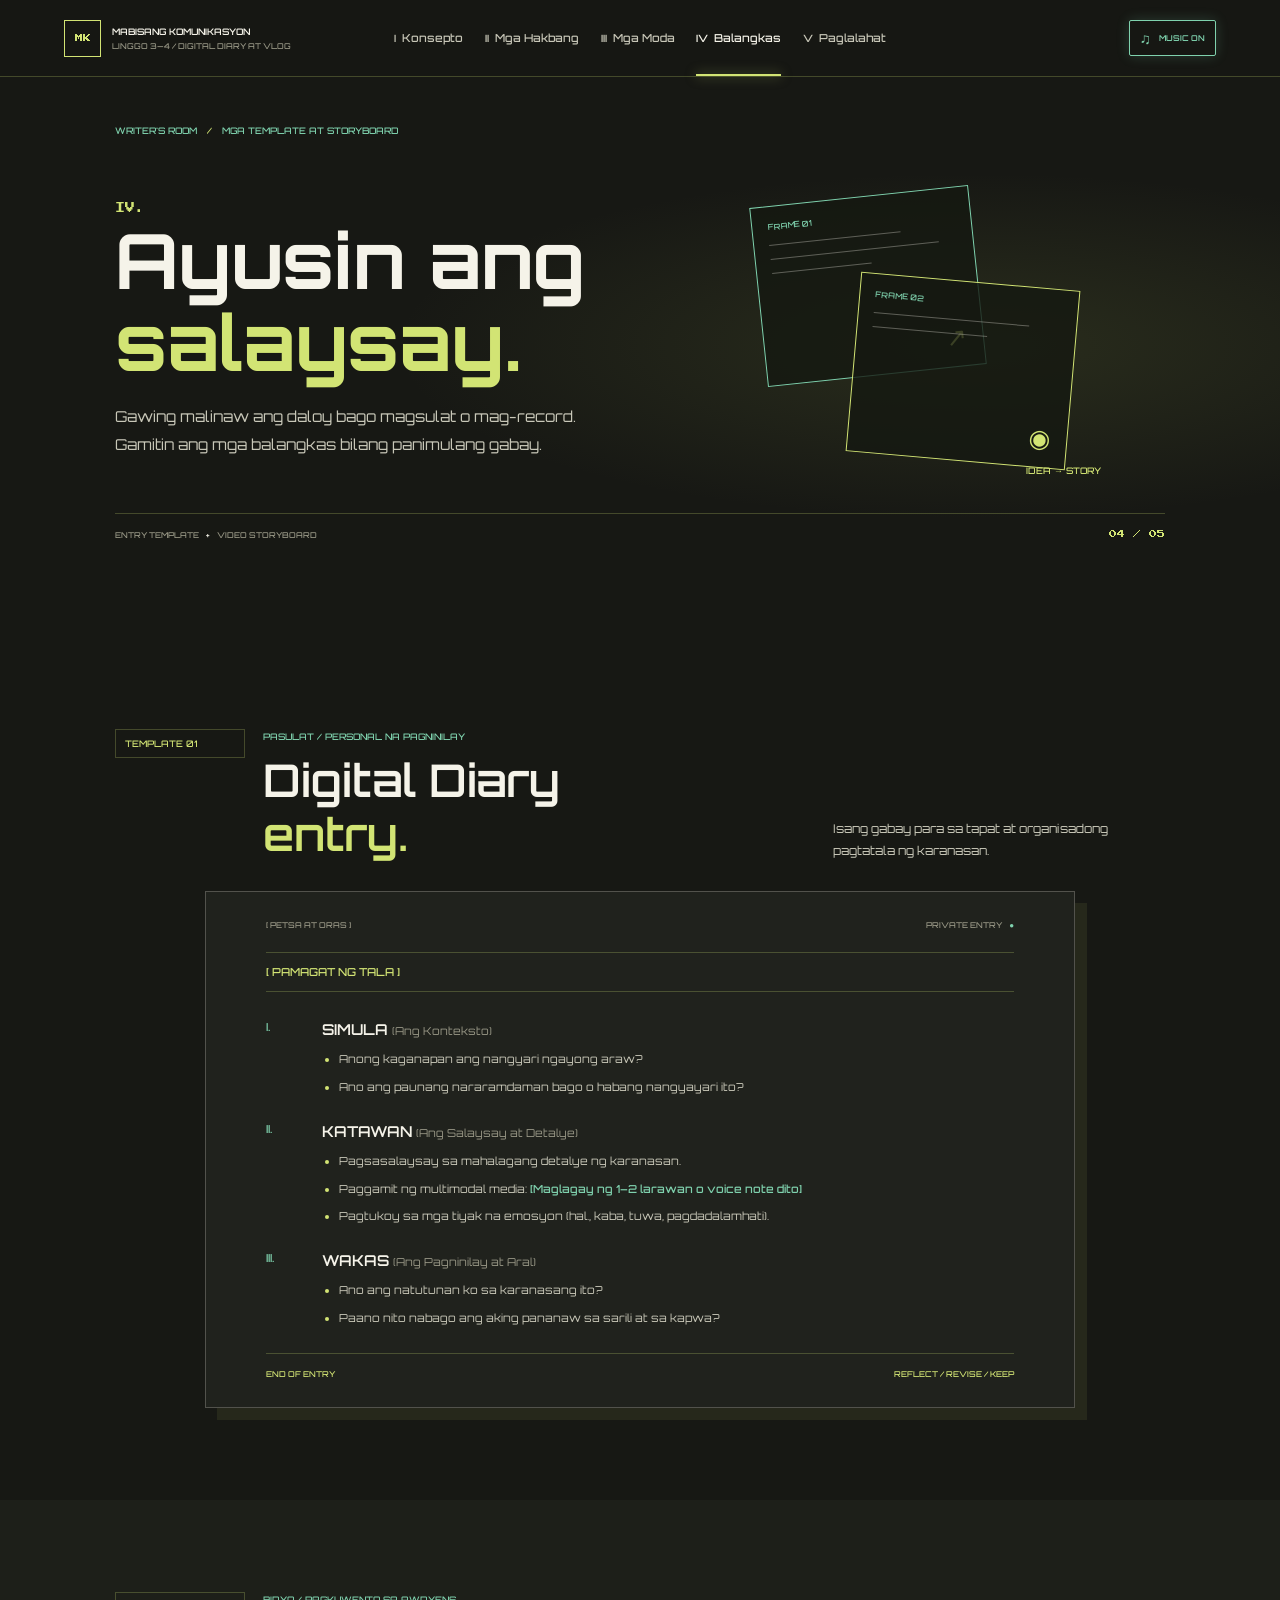
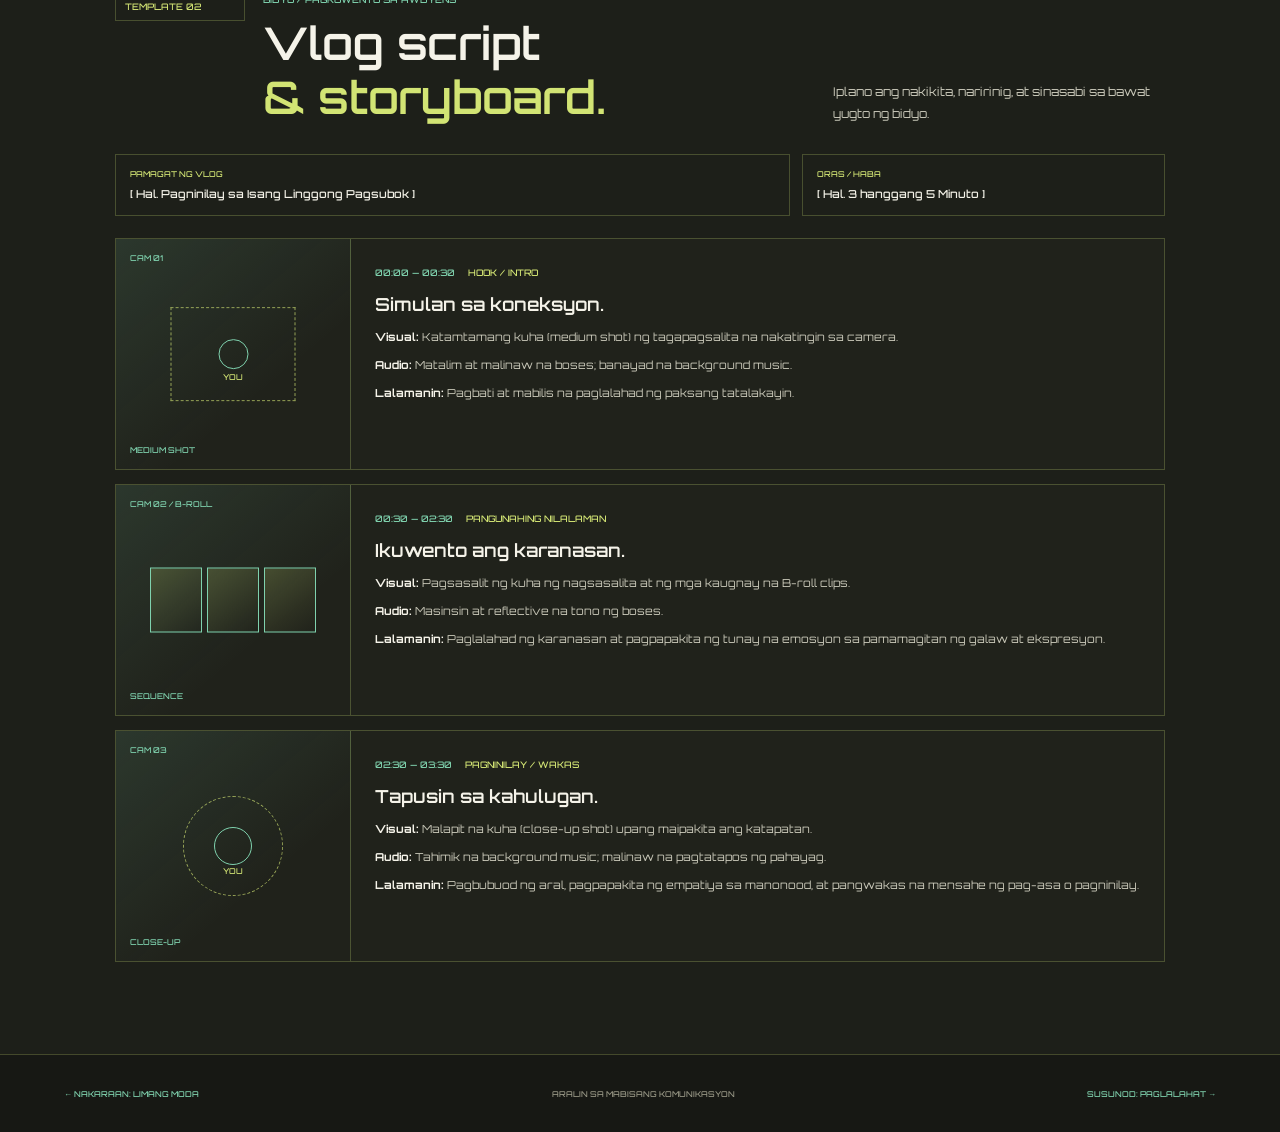
<file: SECTION-IV.html>
<!doctype html>
<html lang="fil">
<head>
	<meta charset="utf-8"><meta name="viewport" content="width=device-width, initial-scale=1"><meta name="theme-color" content="#171814">
	<meta name="description" content="Mga halimbawang balangkas para sa digital diary entry at vlog storyboard.">
	<title>IV. Mga Balangkas | Aralin sa Mabisang Komunikasyon</title>
	<link rel="preconnect" href="https://fonts.googleapis.com"><link rel="preconnect" href="https://fonts.gstatic.com" crossorigin>
	<link rel="stylesheet" href="global.css"><link rel="stylesheet" href="lesson-base.css"><link rel="stylesheet" href="section-four.css"><script src="HOMEPAGE.js" defer></script>
</head>
<body class="page-four">
	<a class="skip-link" href="#main-content">Lumaktaw sa aralin</a>
	<header class="topbar"><a class="brand" href="HOMEPAGE.html" aria-label="Aralin sa Mabisang Komunikasyon"><span class="brand-mark">MK</span><span class="brand-copy"><strong>MABISANG KOMUNIKASYON</strong><small>LINGGO 3—4 / DIGITAL DIARY AT VLOG</small></span></a><nav class="main-nav" aria-label="Mga seksiyon ng aralin"><a class="nav-link" href="HOMEPAGE.html">I <span>Konsepto</span></a><a class="nav-link" href="SECTION-II.html">II <span>Mga Hakbang</span></a><a class="nav-link" href="SECTION-III.html">III <span>Mga Moda</span></a><a class="nav-link is-active" aria-current="page" href="SECTION-IV.html">IV <span>Balangkas</span></a><a class="nav-link" href="SECTION-V.html">V <span>Paglalahat</span></a></nav><button class="sound-toggle" type="button" aria-pressed="true" aria-controls="music-player" aria-label="I-off ang music" title="I-off ang music"><span aria-hidden="true">♫</span><span class="sound-label">MUSIC ON</span></button></header>
	<aside class="music-player" id="music-player" aria-label="Section four music player"><div class="player-heading"><span><i></i><span class="track-label">SECTION FOUR / TRACK 04</span></span><a class="audio-file-link" href="SECTION%204.mp3">OPEN AUDIO ↗</a></div><audio id="section-audio" autoplay loop preload="auto" aria-hidden="true"><source src="SECTION%204.mp3" type="audio/mpeg"></audio></aside>
	<main id="main-content" class="lesson-page">
		<section class="page-hero" aria-labelledby="page-title"><p class="page-kicker">WRITER'S ROOM <span>/</span> MGA TEMPLATE AT STORYBOARD</p><div class="hero-layout"><div><p class="roman-mark">IV.</p><h1 id="page-title">Ayusin ang<br><em>salaysay.</em></h1><p class="hero-deck">Gawing malinaw ang daloy bago magsulat o mag-record. Gamitin ang mga balangkas bilang panimulang gabay.</p></div><div class="hero-sketch" aria-hidden="true"><div class="sketch-frame"><span>FRAME 01</span><i></i><i></i><i></i><b>↗</b></div><div class="sketch-frame frame-offset"><span>FRAME 02</span><i></i><i></i><b>◉</b></div><div class="sketch-note">IDEA → STORY</div></div></div><div class="hero-meta"><span>ENTRY TEMPLATE <b>+</b> VIDEO STORYBOARD</span><span>04 <i>/</i> 05</span></div></section>
		<section class="content-section diary-template-section" aria-labelledby="diary-template-title"><div class="template-heading"><span class="template-number">TEMPLATE 01</span><div><p class="section-kicker">PASULAT / PERSONAL NA PAGNINILAY</p><h2 id="diary-template-title">Digital Diary<br><em>entry.</em></h2></div><p>Isang gabay para sa tapat at organisadong pagtatala ng karanasan.</p></div>
			<article class="journal-sheet"><div class="sheet-top"><span>[ PETSA AT ORAS ]</span><span>PRIVATE ENTRY <i>●</i></span></div><div class="sheet-title">[ PAMAGAT NG TALA ]</div><div class="journal-part"><span class="part-marker">I.</span><div><h3>SIMULA <small>(Ang Konteksto)</small></h3><ul><li>Anong kaganapan ang nangyari ngayong araw?</li><li>Ano ang paunang nararamdaman bago o habang nangyayari ito?</li></ul></div></div><div class="journal-part"><span class="part-marker">II.</span><div><h3>KATAWAN <small>(Ang Salaysay at Detalye)</small></h3><ul><li>Pagsasalaysay sa mahalagang detalye ng karanasan.</li><li>Paggamit ng multimodal media: <b>[Maglagay ng 1–2 larawan o voice note dito]</b></li><li>Pagtukoy sa mga tiyak na emosyon (hal., kaba, tuwa, pagdadalamhati).</li></ul></div></div><div class="journal-part"><span class="part-marker">III.</span><div><h3>WAKAS <small>(Ang Pagninilay at Aral)</small></h3><ul><li>Ano ang natutunan ko sa karanasang ito?</li><li>Paano nito nabago ang aking pananaw sa sarili at sa kapwa?</li></ul></div></div><div class="sheet-footer"><span>END OF ENTRY</span><span>REFLECT / REVISE / KEEP</span></div></article>
		</section>
		<section class="content-section storyboard-section" aria-labelledby="storyboard-title"><div class="template-heading"><span class="template-number">TEMPLATE 02</span><div><p class="section-kicker">BIDYO / PAGKUWENTO SA AWDYENS</p><h2 id="storyboard-title">Vlog script<br><em>& storyboard.</em></h2></div><p>Iplano ang nakikita, naririnig, at sinasabi sa bawat yugto ng bidyo.</p></div>
			<div class="story-meta"><p><span>PAMAGAT NG VLOG</span><b>[ Hal. Pagninilay sa Isang Linggong Pagsubok ]</b></p><p><span>ORAS / HABA</span><b>[ Hal. 3 hanggang 5 Minuto ]</b></p></div>
			<div class="storyboard">
				<article class="story-frame"><div class="frame-visual"><span>CAM 01</span><div class="shot shot-medium"><i></i><b>YOU</b></div><small>MEDIUM SHOT</small></div><div class="frame-copy"><span class="timecode">00:00 — 00:30 <b>HOOK / INTRO</b></span><h3>Simulan sa koneksyon.</h3><p><strong>Visual:</strong> Katamtamang kuha (<em>medium shot</em>) ng tagapagsalita na nakatingin sa camera.</p><p><strong>Audio:</strong> Matalim at malinaw na boses; banayad na background music.</p><p><strong>Lalamanin:</strong> Pagbati at mabilis na paglalahad ng paksang tatalakayin.</p></div></article>
				<article class="story-frame"><div class="frame-visual"><span>CAM 02 / B-ROLL</span><div class="broll-stack"><i></i><i></i><i></i></div><small>SEQUENCE</small></div><div class="frame-copy"><span class="timecode">00:30 — 02:30 <b>PANGUNAHING NILALAMAN</b></span><h3>Ikuwento ang karanasan.</h3><p><strong>Visual:</strong> Pagsasalit ng kuha ng nagsasalita at ng mga kaugnay na B-roll clips.</p><p><strong>Audio:</strong> Masinsin at reflective na tono ng boses.</p><p><strong>Lalamanin:</strong> Paglalahad ng karanasan at pagpapakita ng tunay na emosyon sa pamamagitan ng galaw at ekspresyon.</p></div></article>
				<article class="story-frame"><div class="frame-visual"><span>CAM 03</span><div class="shot shot-close"><i></i><b>YOU</b></div><small>CLOSE-UP</small></div><div class="frame-copy"><span class="timecode">02:30 — 03:30 <b>PAGNINILAY / WAKAS</b></span><h3>Tapusin sa kahulugan.</h3><p><strong>Visual:</strong> Malapit na kuha (<em>close-up shot</em>) upang maipakita ang katapatan.</p><p><strong>Audio:</strong> Tahimik na background music; malinaw na pagtatapos ng pahayag.</p><p><strong>Lalamanin:</strong> Pagbubuod ng aral, pagpapakita ng empatiya sa manonood, at pangwakas na mensahe ng pag-asa o pagninilay.</p></div></article>
			</div>
		</section>
	</main>
	<footer class="page-footer"><a href="SECTION-III.html">← NAKARAAN: LIMANG MODA</a><span>ARALIN SA MABISANG KOMUNIKASYON</span><a href="SECTION-V.html">SUSUNOD: PAGLALAHAT →</a></footer>
</body>
</html>
</file>
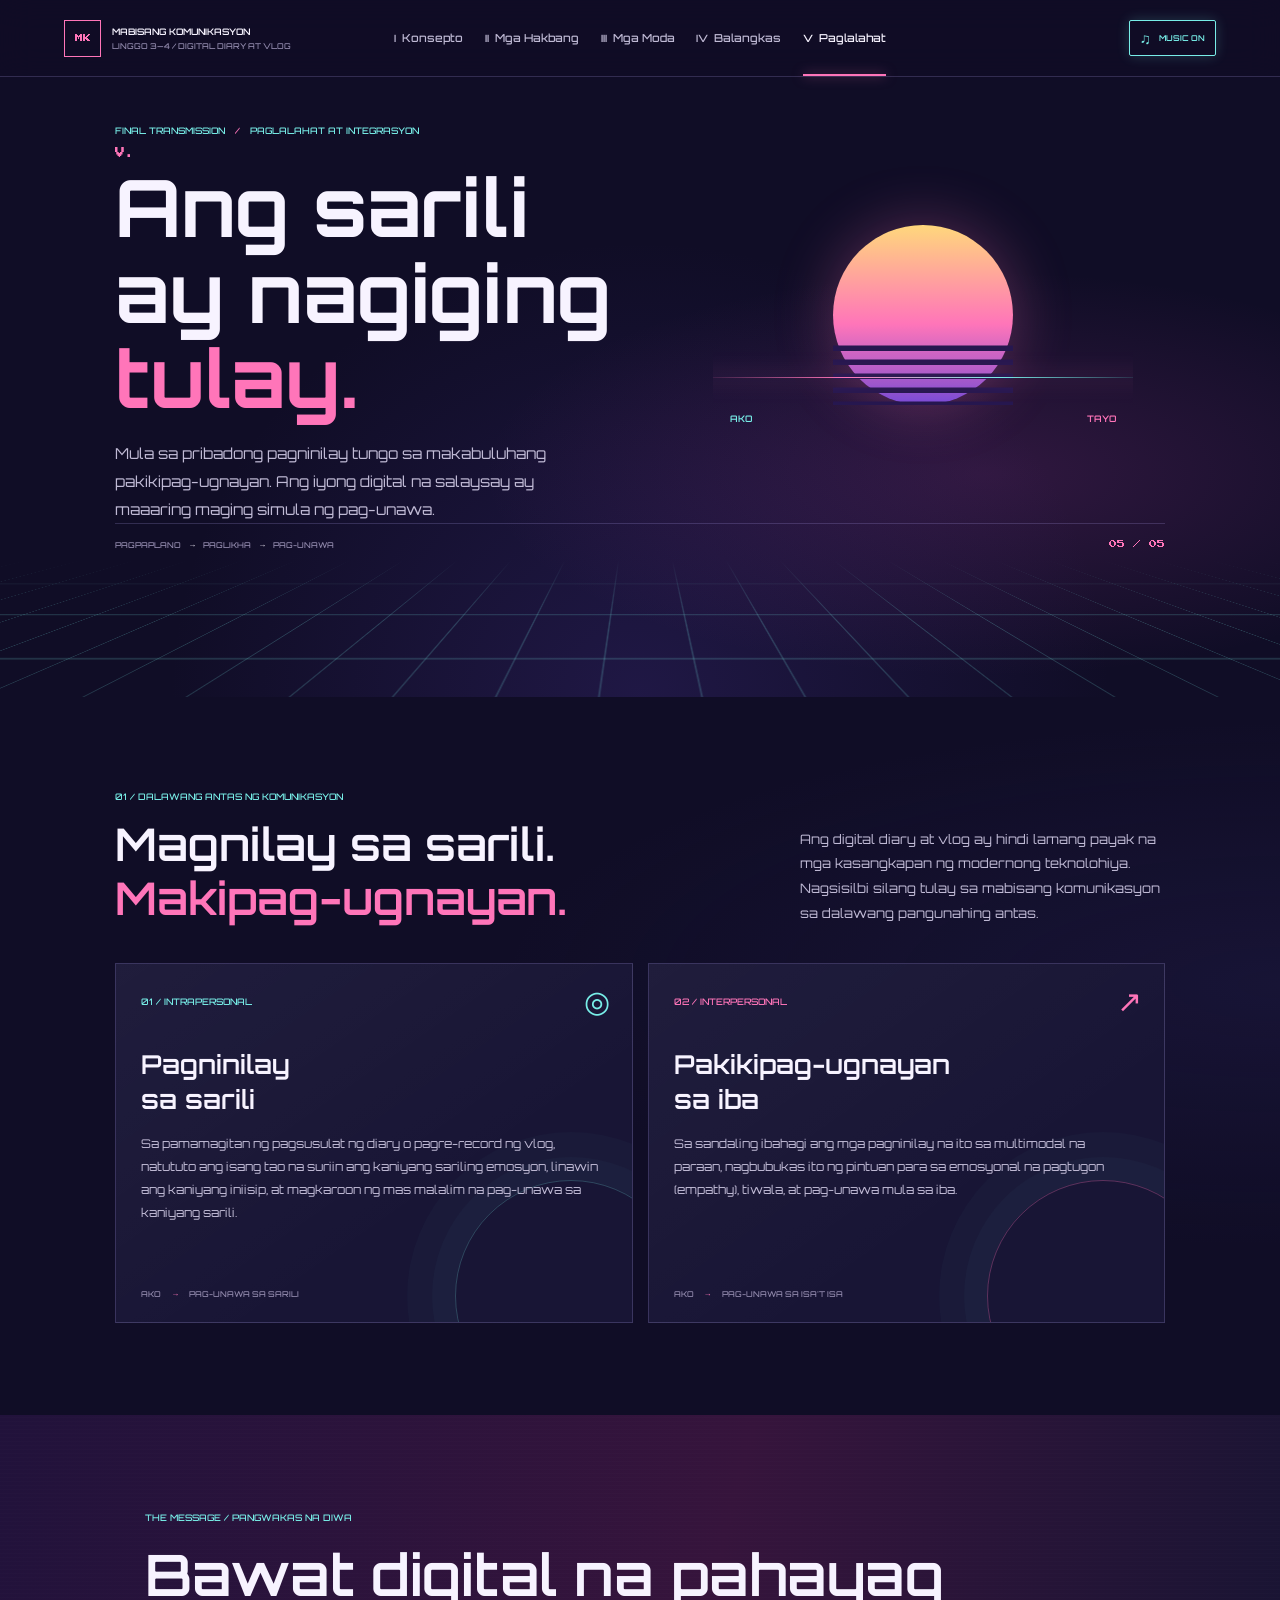
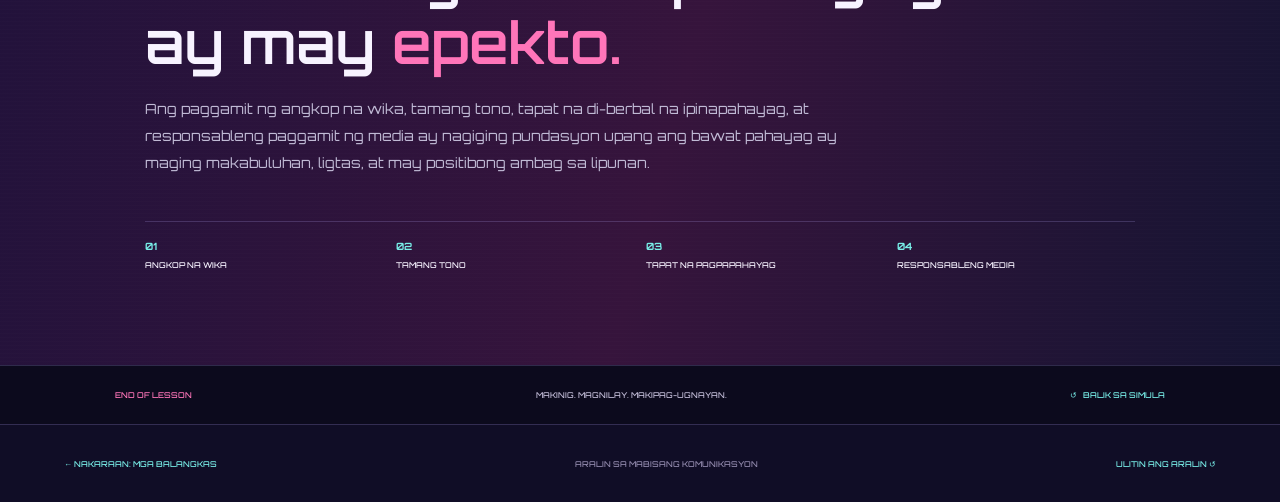
<file: SECTION-V.html>
<!doctype html>
<html lang="fil">
<head>
	<meta charset="utf-8"><meta name="viewport" content="width=device-width, initial-scale=1"><meta name="theme-color" content="#100d26">
	<meta name="description" content="Paglalahat ng intrapersonal at interpersonal na papel ng digital diary at vlog sa mabisang komunikasyon.">
	<title>V. Paglalahat at Integrasyon | Aralin sa Mabisang Komunikasyon</title>
	<link rel="preconnect" href="https://fonts.googleapis.com"><link rel="preconnect" href="https://fonts.gstatic.com" crossorigin>
	<link rel="stylesheet" href="global.css"><link rel="stylesheet" href="lesson-base.css"><link rel="stylesheet" href="section-five.css"><script src="HOMEPAGE.js" defer></script>
</head>
<body class="page-five">
	<a class="skip-link" href="#main-content">Lumaktaw sa aralin</a>
	<header class="topbar"><a class="brand" href="HOMEPAGE.html" aria-label="Aralin sa Mabisang Komunikasyon"><span class="brand-mark">MK</span><span class="brand-copy"><strong>MABISANG KOMUNIKASYON</strong><small>LINGGO 3—4 / DIGITAL DIARY AT VLOG</small></span></a><nav class="main-nav" aria-label="Mga seksiyon ng aralin"><a class="nav-link" href="HOMEPAGE.html">I <span>Konsepto</span></a><a class="nav-link" href="SECTION-II.html">II <span>Mga Hakbang</span></a><a class="nav-link" href="SECTION-III.html">III <span>Mga Moda</span></a><a class="nav-link" href="SECTION-IV.html">IV <span>Balangkas</span></a><a class="nav-link is-active" aria-current="page" href="SECTION-V.html">V <span>Paglalahat</span></a></nav><button class="sound-toggle" type="button" aria-pressed="true" aria-controls="music-player" aria-label="I-off ang music" title="I-off ang music"><span aria-hidden="true">♫</span><span class="sound-label">MUSIC ON</span></button></header>
	<aside class="music-player" id="music-player" aria-label="Section five music player"><div class="player-heading"><span><i></i><span class="track-label">SECTION FIVE / TRACK 05</span></span><a class="audio-file-link" href="SECTION%205.mp3">OPEN AUDIO ↗</a></div><audio id="section-audio" autoplay loop preload="auto" aria-hidden="true"><source src="SECTION%205.mp3" type="audio/mpeg"></audio></aside>
	<main id="main-content" class="lesson-page">
		<section class="page-hero" aria-labelledby="page-title"><p class="page-kicker">FINAL TRANSMISSION <span>/</span> PAGLALAHAT AT INTEGRASYON</p><div class="hero-layout"><div><p class="roman-mark">V.</p><h1 id="page-title">Ang sarili<br>ay nagiging <em>tulay.</em></h1><p class="hero-deck">Mula sa pribadong pagninilay tungo sa makabuluhang pakikipag-ugnayan. Ang iyong digital na salaysay ay maaaring maging simula ng pag-unawa.</p></div><div class="bridge-art" aria-hidden="true"><div class="bridge-sun"></div><div class="bridge-lines"></div><span class="bridge-label label-left">AKO</span><span class="bridge-label label-right">TAYO</span></div></div><div class="hero-meta"><span>PAGPAPLANO <b>→</b> PAGLIKHA <b>→</b> PAG-UNAWA</span><span>05 <i>/</i> 05</span></div></section>
		<section class="content-section integration-section" aria-labelledby="integration-title"><div class="section-intro"><p class="section-kicker">01 / DALAWANG ANTAS NG KOMUNIKASYON</p><h2 id="integration-title">Magnilay sa sarili.<br><em>Makipag-ugnayan.</em></h2><p>Ang digital diary at vlog ay hindi lamang payak na mga kasangkapan ng modernong teknolohiya. Nagsisilbi silang tulay sa mabisang komunikasyon sa dalawang pangunahing antas.</p></div><div class="level-grid">
			<article class="level-card intrapersonal"><span class="level-number">01 / INTRAPERSONAL</span><span class="level-glyph" aria-hidden="true">◎</span><h3>Pagninilay<br>sa sarili</h3><p>Sa pamamagitan ng pagsusulat ng diary o pagre-record ng vlog, natututo ang isang tao na suriin ang kaniyang sariling emosyon, linawin ang kaniyang iniisip, at magkaroon ng mas malalim na pag-unawa sa kaniyang sarili.</p><div class="level-caption">AKO <i>→</i> PAG-UNAWA SA SARILI</div></article>
			<article class="level-card interpersonal"><span class="level-number">02 / INTERPERSONAL</span><span class="level-glyph" aria-hidden="true">↗</span><h3>Pakikipag-ugnayan<br>sa iba</h3><p>Sa sandaling ibahagi ang mga pagninilay na ito sa multimodal na paraan, nagbubukas ito ng pintuan para sa emosyonal na pagtugon (<em>empathy</em>), tiwala, at pag-unawa mula sa iba.</p><div class="level-caption">AKO <i>→</i> PAG-UNAWA SA ISA'T ISA</div></article>
		</div></section>
		<section class="closing-section" aria-labelledby="closing-title"><div class="closing-content"><p class="section-kicker">THE MESSAGE / PANGWAKAS NA DIWA</p><h2 id="closing-title">Bawat digital na pahayag ay may <em>epekto.</em></h2><p>Ang paggamit ng angkop na wika, tamang tono, tapat na di-berbal na ipinapahayag, at responsableng paggamit ng media ay nagiging pundasyon upang ang bawat pahayag ay maging makabuluhan, ligtas, at may positibong ambag sa lipunan.</p><div class="closing-points"><span><b>01</b> ANGKOP NA WIKA</span><span><b>02</b> TAMANG TONO</span><span><b>03</b> TAPAT NA PAGPAPAHAYAG</span><span><b>04</b> RESPONSABLENG MEDIA</span></div></div></section>
		<section class="finish-line" aria-label="Pagtatapos ng aralin"><span>END OF LESSON</span><p>MAKINIG. MAGNILAY. MAKIPAG-UGNAYAN.</p><a href="HOMEPAGE.html">↺ &nbsp; BALIK SA SIMULA</a></section>
	</main>
	<footer class="page-footer"><a href="SECTION-IV.html">← NAKARAAN: MGA BALANGKAS</a><span>ARALIN SA MABISANG KOMUNIKASYON</span><a href="HOMEPAGE.html">ULITIN ANG ARALIN ↺</a></footer>
</body>
</html>
</file>
<file: global.css>
@import url('https://fonts.googleapis.com/css2?family=Orbitron:wght@400;500;700;900&family=Press+Start+2P&display=swap');

:root {
	--font-orbitron: "Orbitron", "Trebuchet MS", sans-serif;
	--font-press-start: "Press Start 2P", monospace;
}
</file>
<file: lesson-base.css>
:root {
	color-scheme: dark;
	--bg: #0b0c18;
	--surface: #121427;
	--surface-raised: #191b31;
	--text: #f4f1fa;
	--muted: #b4b1c7;
	--dim: #89869f;
	--accent: #ff63b4;
	--accent-two: #6ef0e8;
	--line: rgba(199, 190, 230, 0.2);
	--level-switch-duration: 1100ms;
	--display: var(--font-orbitron);
	--pixel: var(--font-press-start);
	--body: var(--font-orbitron);
	font-family: var(--body);
	background: var(--bg);
	color: var(--text);
	font-synthesis: none;
	text-rendering: optimizeLegibility;
}
* { box-sizing: border-box; }
html { scroll-behavior: smooth; }
body { min-width: 320px; margin: 0; background: var(--bg); color: var(--text); }
a { color: inherit; text-decoration: none; }
button { font: inherit; }
::selection { color: var(--bg); background: var(--accent-two); }
:focus-visible { outline: 2px solid var(--accent-two); outline-offset: 4px; }
.skip-link { position: fixed; z-index: 30; top: 12px; left: 12px; padding: 12px 16px; transform: translateY(-160%); color: #080b12; background: var(--accent-two); font-weight: 700; }
.skip-link:focus { transform: translateY(0); }
.topbar { position: sticky; z-index: 15; top: 0; display: grid; grid-template-columns: minmax(190px, 1fr) auto minmax(100px, 1fr); align-items: center; min-height: 76px; padding: 0 clamp(20px, 5vw, 76px); border-bottom: 1px solid var(--line); background: color-mix(in srgb, var(--bg) 94%, transparent); backdrop-filter: blur(16px); }
.brand { display: inline-flex; align-items: center; gap: 11px; width: max-content; }
.brand-mark { display: grid; width: 37px; aspect-ratio: 1; place-items: center; border: 1px solid var(--accent); color: var(--accent); font: 400 8px var(--pixel); }
.brand-copy { display: grid; gap: 4px; }
.brand-copy strong { font: 600 9px var(--display); }
.brand-copy small { color: var(--dim); font: 500 8px var(--display); }
.main-nav { display: flex; align-items: center; gap: clamp(9px, 1.7vw, 25px); height: 76px; }
.nav-link { position: relative; display: inline-flex; align-items: center; gap: 6px; height: 100%; color: var(--muted); font: 600 10px var(--display); white-space: nowrap; transition: color 150ms ease; }
.nav-link span { font: 500 11px var(--body); }
.nav-link:hover, .nav-link.is-active { color: var(--text); }
.nav-link.is-active::after { position: absolute; right: 0; bottom: 0; left: 0; height: 2px; background: var(--accent); content: ""; box-shadow: 0 0 12px color-mix(in srgb, var(--accent) 55%, transparent); }
.sound-toggle { justify-self: end; display: inline-flex; align-items: center; gap: 8px; min-height: 36px; padding: 0 10px; border: 1px solid var(--line); border-radius: 2px; color: var(--muted); background: transparent; cursor: pointer; transition: color 150ms ease, border-color 150ms ease, box-shadow 150ms ease; }
.sound-toggle:hover, .sound-toggle[aria-pressed="true"] { border-color: var(--accent-two); color: var(--accent-two); box-shadow: 0 0 13px color-mix(in srgb, var(--accent-two) 20%, transparent); }
.sound-toggle > span:first-child { font-size: 15px; }
.sound-label { font: 600 8px var(--display); }
.music-player { position: fixed; z-index: -1; top: 0; left: -10000px; width: 1px; height: 1px; padding: 0; overflow: hidden; border: 0; opacity: 0; pointer-events: none; }
.music-player[hidden] { display: none; }
.player-heading { display: flex; justify-content: space-between; align-items: center; gap: 10px; padding: 1px 2px 9px; font: 500 8px var(--display); }
.player-heading > span { display: flex; align-items: center; gap: 7px; color: var(--accent-two); }
.player-heading i { width: 6px; height: 6px; border-radius: 50%; background: var(--accent); box-shadow: 0 0 8px var(--accent); }
.player-heading a { color: var(--muted); white-space: nowrap; }
.player-heading a:hover { color: var(--text); }
.music-player audio { display: block; width: 1px; height: 1px; }
.lesson-page { overflow: clip; }
.page-hero { position: relative; isolation: isolate; min-height: 520px; padding: 46px clamp(24px, 9vw, 140px) 28px; overflow: hidden; }
.page-kicker, .section-kicker { margin: 0; color: var(--accent-two); font: 500 9px var(--display); line-height: 1.7; }
.page-kicker span { padding: 0 7px; color: var(--accent); }
.hero-layout { display: grid; grid-template-columns: 1.05fr 0.95fr; align-items: center; gap: 32px; min-height: 375px; }
.roman-mark { margin: 10px 0 6px; color: var(--accent); font: 400 10px var(--pixel); }
.page-hero h1 { margin: 0; font: 700 clamp(43px, 6vw, 76px)/1.08 var(--display); }
.page-hero h1 em { color: var(--accent); font-style: normal; }
.hero-deck { max-width: 520px; margin: 20px 0 0; color: var(--muted); font-size: 15px; line-height: 1.85; }
.hero-meta { display: flex; justify-content: space-between; gap: 20px; padding-top: 16px; border-top: 1px solid var(--line); color: var(--dim); font: 500 8px var(--display); }
.hero-meta b { margin: 0 5px; color: var(--text); font-weight: 500; }
.hero-meta i { color: var(--accent); font-style: normal; }
.hero-meta > span:last-child { color: var(--accent); font: 400 8px var(--pixel); white-space: nowrap; }
.content-section { padding: 92px clamp(24px, 9vw, 140px); }
.section-intro { display: grid; grid-template-columns: 1fr minmax(250px, 0.58fr); column-gap: 55px; align-items: end; margin-bottom: 38px; }
.section-intro .section-kicker { grid-column: 1 / -1; margin-bottom: 13px; }
.section-intro h2, .template-heading h2, .phase-heading h2, .ethics-heading h2, .closing-content h2 { margin: 0; font: 600 clamp(28px, 4vw, 45px)/1.2 var(--display); }
.section-intro h2 em, .template-heading h2 em, .phase-heading h2 em, .ethics-heading h2 em, .closing-content h2 em { color: var(--accent); font-style: normal; }
.section-intro > p:last-child { max-width: 440px; margin: 0; color: var(--muted); font-size: 13px; line-height: 1.9; }
.page-footer { display: flex; justify-content: space-between; align-items: center; gap: 16px; min-height: 78px; padding: 18px clamp(20px, 5vw, 76px); border-top: 1px solid var(--line); color: var(--dim); font: 500 8px var(--display); }
.page-footer a { color: var(--accent-two); }
.page-footer a:hover { color: var(--text); }
.page-footer b { margin-left: 6px; color: var(--accent); }
.file-server-notice { position: fixed; z-index: 60; right: 18px; bottom: 18px; max-width: min(460px, calc(100vw - 36px)); padding: 14px 18px; border: 1px solid var(--accent-two); color: var(--text); background: var(--surface); box-shadow: 0 8px 28px rgba(0, 0, 0, 0.42); font-size: 12px; line-height: 1.7; }
.file-server-notice a { color: var(--accent-two); text-decoration: underline; text-underline-offset: 3px; }
.level-transition { position: fixed; z-index: 50; inset: 0; display: grid; place-content: center; overflow: hidden; color: var(--text); background: var(--bg); opacity: 0; pointer-events: none; }
.level-transition::before { position: absolute; inset: 0; background: repeating-linear-gradient(0deg, transparent 0 3px, rgba(255, 255, 255, 0.08) 4px), linear-gradient(90deg, transparent 49.8%, var(--accent) 50%, transparent 50.2%); content: ""; }
.level-transition__label { position: relative; padding: 18px 22px; border: 1px solid var(--accent-two); background: color-mix(in srgb, var(--bg) 88%, transparent); box-shadow: 0 0 25px color-mix(in srgb, var(--accent-two) 30%, transparent); color: var(--accent-two); font: 400 11px var(--pixel); }
.level-transition__label::after { display: block; width: 100%; height: 3px; margin-top: 16px; background: linear-gradient(90deg, var(--accent) 0 72%, transparent 72%); content: ""; }
body.is-switching .level-transition { animation: level-switch var(--level-switch-duration) ease-in-out forwards; }
body.is-arriving .lesson-page { animation: level-arrive 620ms ease-out both; }
@keyframes level-switch {
	0% { opacity: 0; }
	12% { opacity: 1; background: color-mix(in srgb, var(--accent) 24%, var(--bg)); }
	27% { opacity: 0.42; }
	43% { opacity: 0.92; background: color-mix(in srgb, var(--accent-two) 20%, var(--bg)); }
	57% { opacity: 0.34; }
	72%, 100% { opacity: 1; background: var(--bg); }
}
@keyframes level-arrive {
	0% { opacity: 0.35; filter: brightness(2.4); transform: translateY(8px); }
	35% { opacity: 1; filter: brightness(1.2); }
	100% { opacity: 1; filter: brightness(1); transform: translateY(0); }
}
@media (max-width: 1000px) {
	.topbar { grid-template-columns: 1fr auto; padding-top: 9px; }
	.main-nav { grid-column: 1 / -1; grid-row: 2; height: 42px; justify-content: flex-start; overflow-x: auto; scrollbar-width: none; }
	.main-nav::-webkit-scrollbar { display: none; }
	.nav-link { height: 42px; }
	.nav-link span { font-size: 10px; }
	.page-hero, .content-section { padding-right: 7vw; padding-left: 7vw; }
}
@media (max-width: 700px) {
	.topbar { padding: 10px 16px 0; }
	.brand-mark { width: 33px; }
	.brand-copy strong { font-size: 8px; }
	.brand-copy small { font-size: 7px; }
	.main-nav { gap: 18px; margin: 0 -16px; padding: 0 16px; }
	.nav-link { font-size: 9px; }
	.sound-toggle { min-height: 33px; padding: 0 8px; }
	.sound-label { font-size: 7px; }
	.page-hero { min-height: 590px; padding: 36px 22px 24px; }
	.hero-layout { grid-template-columns: 1fr; gap: 0; align-content: start; min-height: 490px; }
	.page-hero h1 { font-size: clamp(43px, 12vw, 68px); }
	.hero-deck { max-width: 430px; margin-top: 15px; font-size: 13px; }
	.hero-meta { font-size: 7px; }
	.content-section { padding: 68px 22px; }
	.section-intro { grid-template-columns: 1fr; gap: 14px; margin-bottom: 28px; }
	.section-intro .section-kicker { margin-bottom: 0; }
	.section-intro h2, .template-heading h2, .phase-heading h2, .ethics-heading h2, .closing-content h2 { font-size: 30px; }
	.page-footer { flex-wrap: wrap; min-height: 90px; padding: 18px 20px; font-size: 7px; }
	.page-footer > span { order: 3; width: 100%; }
}
@media (prefers-reduced-motion: reduce) {
	*, *::before, *::after { scroll-behavior: auto !important; animation-duration: 0.01ms !important; animation-iteration-count: 1 !important; transition-duration: 0.01ms !important; }
	.level-transition { display: none !important; }
}
</file>
<file: section-one.css>
.page-one { --bg: #100c22; --surface: #18132e; --surface-raised: #211a3b; --text: #f6f0ff; --muted: #c1b8d4; --dim: #9488ae; --accent: #ff73bb; --accent-two: #c3a8ff; --line: rgba(195, 168, 255, 0.21); --display: var(--font-orbitron); }
.page-one .topbar, .page-one .page-footer { font-family: var(--font-orbitron); }
.page-one .page-hero { min-height: 590px; background: radial-gradient(ellipse at 78% 48%, rgba(105, 66, 150, 0.25), transparent 39%), linear-gradient(130deg, #100c22 45%, #19132e); }
.page-one .page-hero h1 { font-size: clamp(52px, 7.3vw, 90px); }
.page-one .hero-deck { max-width: 435px; font-size: 16px; }
.page-one .hero-visual { position: relative; display: grid; min-height: 330px; place-items: center; }
.page-one .hero-sun { width: min(230px, 46vw); aspect-ratio: 1; border-radius: 50%; background: linear-gradient(155deg, #ffd17d, #ff73bb 53%, #633bc4); box-shadow: 0 0 75px rgba(255, 115, 187, 0.25); }
.page-one .hero-sun::after { position: absolute; inset: 56% 0 0; border-radius: 0 0 130px 130px; background: repeating-linear-gradient(to bottom, transparent 0 11px, #291553 12px 18px); content: ""; }
.page-one .hero-orbit { position: absolute; width: 87%; height: 41%; border: 1px solid rgba(255, 115, 187, 0.6); border-radius: 50%; transform: rotate(-28deg); }
.page-one .orbit-b { width: 96%; height: 51%; border-color: rgba(195, 168, 255, 0.4); transform: rotate(29deg); }
.page-one .hero-visual > span { position: absolute; top: 76%; color: var(--accent-two); font: 500 9px/1.8 var(--font-orbitron); text-align: center; }
.page-one .hero-meta { font-family: var(--font-orbitron); }
.page-one .content-section { background-color: #100c22; }
.page-one .content-section:nth-of-type(even) { background: #15102a; }
.page-one .section-intro h2, .page-one .comparison-heading h2 { font-family: var(--font-orbitron); }
.page-one .term-list { border-top: 1px solid var(--line); }
.page-one .term-entry { display: grid; grid-template-columns: 45px 1fr 40px; gap: 20px; align-items: start; padding: 25px 0; border-bottom: 1px solid var(--line); }
.page-one .term-number { padding-top: 4px; color: var(--accent); font: 600 11px var(--font-orbitron); }
.page-one .term-entry h3 { margin: 0 0 9px; font: 600 21px var(--font-orbitron); }
.page-one .term-entry p { max-width: 900px; margin: 0; color: var(--muted); font-size: 13px; line-height: 1.9; }
.page-one .term-glyph { justify-self: end; color: var(--accent-two); font-size: 20px; }
.page-one .form-grid { display: grid; grid-template-columns: repeat(3, 1fr); border-top: 1px solid var(--line); border-bottom: 1px solid var(--line); }
.page-one .form-card { position: relative; min-height: 250px; padding: 22px; border-right: 1px solid var(--line); }
.page-one .form-card:first-child { border-left: 1px solid var(--line); }
.page-one .form-type { color: var(--accent); font: 500 9px var(--font-orbitron); }
.page-one .form-card h3 { margin: 30px 0 13px; font: 600 22px/1.35 var(--font-orbitron); }
.page-one .form-card p { color: var(--muted); font-size: 12px; line-height: 1.85; }
.page-one .form-line { position: absolute; right: 22px; bottom: 20px; left: 22px; height: 1px; background: linear-gradient(90deg, var(--accent), transparent); }
.page-one .vlog-section { background: #15102a !important; }
.page-one .vlog-list { border-top: 1px solid var(--line); }
.page-one .vlog-list article { display: grid; grid-template-columns: 42px 1fr 30px; gap: 17px; align-items: center; padding: 22px 0; border-bottom: 1px solid var(--line); }
.page-one .vlog-list article > span { color: var(--accent); font: 600 11px var(--font-orbitron); }
.page-one .vlog-list h3 { margin: 0 0 6px; font: 600 17px var(--font-orbitron); }
.page-one .vlog-list p { max-width: 770px; margin: 0; color: var(--muted); font-size: 12px; line-height: 1.8; }
.page-one .vlog-list article > b { justify-self: end; color: var(--accent-two); font-size: 17px; font-weight: 400; }
.page-one .comparison-heading { display: flex; justify-content: space-between; align-items: end; gap: 30px; margin-bottom: 28px; }
.page-one .comparison-heading h2 { margin: 10px 0 0; font-size: clamp(29px, 4vw, 44px); }
.page-one .comparison-heading > p { max-width: 360px; margin: 0; color: var(--muted); font-size: 12px; line-height: 1.8; }
.page-one .comparison-table-wrap { overflow-x: auto; border: 1px solid var(--line); }
.page-one .comparison-table { width: 100%; min-width: 660px; border-collapse: collapse; text-align: left; }
.page-one .comparison-table th, .page-one .comparison-table td { padding: 16px 18px; border-bottom: 1px solid var(--line); font-size: 12px; line-height: 1.7; }
.page-one .comparison-table thead th { color: var(--accent-two); background: rgba(195, 168, 255, 0.07); font: 600 9px var(--font-orbitron); }
.page-one .comparison-table thead th:first-child { color: var(--dim); }
.page-one .comparison-table tbody th { min-width: 170px; color: var(--text); font-weight: 600; }
.page-one .comparison-table td { color: var(--muted); }
.page-one .comparison-table tbody tr:last-child th, .page-one .comparison-table tbody tr:last-child td { border-bottom: 0; }
@media (max-width: 700px) {
	.page-one .page-hero { min-height: 660px; }
	.page-one .hero-layout { min-height: 560px; }
	.page-one .hero-visual { position: absolute; right: -18%; bottom: 0; width: 72%; min-height: 270px; opacity: 0.76; }
	.page-one .hero-sun { width: 175px; }
	.page-one .form-grid { grid-template-columns: 1fr; }
	.page-one .form-card { min-height: 205px; border-right: 0; border-bottom: 1px solid var(--line); }
	.page-one .form-card:first-child { border-left: 1px solid var(--line); }
	.page-one .form-card:last-child { border-bottom: 0; }
	.page-one .comparison-heading { display: block; }
	.page-one .comparison-heading > p { margin-top: 14px; }
	.page-one .term-entry { grid-template-columns: 30px 1fr 22px; gap: 12px; }
	.page-one .term-entry h3 { font-size: 18px; }
}
</file>
<file: section-two.css>
.page-two { --bg: #171018; --surface: #21151b; --surface-raised: #2b1b21; --text: #fff4ed; --muted: #d1bdb4; --dim: #a68b80; --accent: #ffb052; --accent-two: #fd7185; --line: rgba(255, 176, 82, 0.22); --display: var(--font-orbitron); }
.page-two .topbar { font-family: var(--font-orbitron); }
.page-two .page-hero { min-height: 560px; background: repeating-linear-gradient(135deg, rgba(255, 176, 82, 0.035) 0 1px, transparent 1px 14px), radial-gradient(ellipse at 77% 44%, rgba(154, 56, 50, 0.27), transparent 38%), #171018; }
.page-two .page-hero h1 { font-family: var(--font-orbitron); font-weight: 700; }
.page-two .roman-mark { color: var(--accent-two); }
.page-two .phase-stamp { position: relative; display: flex; flex-direction: column; justify-content: center; gap: 10px; width: 290px; height: 290px; justify-self: center; padding: 38px; border: 1px solid var(--accent); transform: rotate(-4deg); }
.page-two .phase-stamp::before, .page-two .phase-stamp::after { position: absolute; inset: 12px; border: 1px solid rgba(253, 113, 133, 0.45); content: ""; }
.page-two .phase-stamp::after { inset: 26px; border-color: rgba(255, 176, 82, 0.18); }
.page-two .phase-stamp span { position: absolute; color: var(--accent); font: 600 12px var(--font-orbitron); }
.page-two .phase-stamp span:nth-child(1) { top: 25px; left: 34px; }
.page-two .phase-stamp span:nth-child(2) { top: 25px; right: 34px; color: var(--accent-two); }
.page-two .phase-stamp span:nth-child(3) { right: 34px; bottom: 25px; }
.page-two .phase-stamp b { z-index: 1; color: var(--text); font: 700 22px/1.6 var(--font-orbitron); }
.page-two .content-section { background: #171018; }
.page-two .journey-section, .page-two .make-section { background: #1d141a; }
.page-two .journey-map { display: grid; grid-template-columns: 1fr 45px 1fr 45px 1fr; align-items: center; padding: 24px; border: 1px solid var(--line); background: rgba(255,255,255,0.018); }
.page-two .journey-map article { display: grid; min-height: 155px; align-content: center; gap: 12px; padding: 20px; border-left: 3px solid var(--accent); background: #21191e; }
.page-two .journey-map article:nth-of-type(2) { border-color: var(--accent-two); }
.page-two .journey-map article:nth-of-type(3) { border-color: #e5a1d2; }
.page-two .journey-map article > span { color: var(--accent); font: 600 9px var(--font-orbitron); }
.page-two .journey-map article > b { font: 700 19px/1.2 var(--font-orbitron); }
.page-two .journey-map article > small { color: var(--muted); font-size: 10px; line-height: 1.5; }
.page-two .journey-map > i { color: var(--accent-two); font-size: 20px; font-style: normal; text-align: center; }
.page-two .phase-heading { display: flex; align-items: center; gap: 23px; margin-bottom: 30px; }
.page-two .phase-number { color: var(--accent); font: 700 58px/1 var(--font-orbitron); }
.page-two .phase-heading .section-kicker { margin-bottom: 9px; }
.page-two .phase-heading h2 { font-family: var(--font-orbitron); }
.page-two .phase-cards { display: grid; grid-template-columns: repeat(3, 1fr); gap: 12px; }
.page-two .phase-card { display: grid; grid-template-columns: 28px 1fr; gap: 13px; padding: 22px 20px; border: 1px solid var(--line); background: var(--surface); }
.page-two .card-index { color: var(--accent-two); font: 600 11px var(--font-orbitron); }
.page-two .phase-card h3 { margin: 0 0 10px; font: 600 16px/1.4 var(--font-orbitron); }
.page-two .phase-card p, .page-two .phase-card li { color: var(--muted); font-size: 11px; line-height: 1.8; }
.page-two .phase-card p { margin: 0 0 10px; }
.page-two .phase-card ul { padding-left: 16px; }
.page-two .phase-card li + li { margin-top: 7px; }
.page-two .phase-card strong { color: var(--text); }
.page-two .make-grid { display: grid; grid-template-columns: 1fr 1fr; gap: 14px; }
.page-two .make-panel { padding: 27px; border: 1px solid var(--line); background: var(--surface); }
.page-two .diary-panel { border-top: 3px solid var(--accent); }
.page-two .vlog-panel { border-top: 3px solid var(--accent-two); }
.page-two .panel-label { color: var(--accent); font: 600 9px var(--font-orbitron); }
.page-two .vlog-panel .panel-label { color: var(--accent-two); }
.page-two .make-panel h3 { margin: 22px 0 24px; font: 700 25px/1.25 var(--font-orbitron); }
.page-two .make-point { display: grid; grid-template-columns: 25px 1fr; gap: 12px; padding: 13px 0; border-top: 1px solid var(--line); }
.page-two .make-point > b { color: var(--accent); font: 600 10px var(--font-orbitron); }
.page-two .vlog-panel .make-point > b { color: var(--accent-two); }
.page-two .make-point p { margin: 0; color: var(--muted); font-size: 11px; line-height: 1.8; }
.page-two .make-point strong { color: var(--text); }
.page-two .finish-list { border-top: 1px solid var(--line); }
.page-two .finish-list article { display: grid; grid-template-columns: 54px 1fr; gap: 16px; padding: 22px 0; border-bottom: 1px solid var(--line); }
.page-two .finish-list article > span { color: var(--accent-two); font: 700 17px var(--font-orbitron); }
.page-two .finish-list h3 { margin: 0 0 7px; font: 600 16px var(--font-orbitron); }
.page-two .finish-list p { max-width: 850px; margin: 0; color: var(--muted); font-size: 12px; line-height: 1.85; }
@media (max-width: 850px) {
	.page-two .phase-cards { grid-template-columns: 1fr; }
	.page-two .phase-card { min-height: 145px; }
	.page-two .journey-map { grid-template-columns: 1fr; gap: 8px; }
	.page-two .journey-map > i { transform: rotate(90deg); }
}
@media (max-width: 700px) {
	.page-two .phase-stamp { position: absolute; right: -32px; bottom: 15px; width: 220px; height: 220px; opacity: 0.78; }
	.page-two .phase-stamp b { font-size: 17px; }
	.page-two .phase-heading { align-items: flex-start; gap: 14px; }
	.page-two .phase-number { font-size: 43px; }
	.page-two .make-grid { grid-template-columns: 1fr; }
	.page-two .make-panel { padding: 21px; }
}
</file>
<file: section-three.css>
.page-three { --bg: #07191d; --surface: #0c2428; --surface-raised: #123238; --text: #e9fffb; --muted: #afd0ca; --dim: #789d98; --accent: #62ecd1; --accent-two: #a2ee78; --line: rgba(98, 236, 209, 0.21); --display: var(--font-orbitron); }
.page-three .topbar { font-family: var(--font-orbitron); }
.page-three .brand-copy strong, .page-three .brand-copy small, .page-three .nav-link, .page-three .sound-label { font-family: var(--font-orbitron); }
.page-three .page-hero { min-height: 570px; background-image: linear-gradient(rgba(98, 236, 209, 0.055) 1px, transparent 1px), linear-gradient(90deg, rgba(98, 236, 209, 0.055) 1px, transparent 1px), radial-gradient(ellipse at 78% 46%, rgba(32, 113, 105, 0.3), transparent 43%); background-size: 34px 34px, 34px 34px, auto; }
.page-three .page-hero h1 { font: 600 clamp(42px, 5.5vw, 70px)/1.12 var(--font-orbitron); }
.page-three .hero-deck { max-width: 440px; }
.page-three .signal-graphic { position: relative; justify-self: center; width: min(420px, 42vw); aspect-ratio: 1; border: 1px solid rgba(98, 236, 209, 0.23); border-radius: 50%; background: radial-gradient(circle, rgba(98, 236, 209, 0.09), transparent 64%); }
.page-three .signal-graphic::before, .page-three .signal-graphic::after { position: absolute; inset: 14%; border: 1px dashed rgba(98, 236, 209, 0.45); border-radius: 50%; content: ""; }
.page-three .signal-graphic::after { inset: 30%; border-style: solid; border-color: rgba(162, 238, 120, 0.45); }
.page-three .signal-core { position: absolute; z-index: 1; top: 50%; left: 50%; display: grid; width: 102px; aspect-ratio: 1; place-items: center; border: 1px solid var(--accent-two); border-radius: 50%; color: var(--accent-two); background: var(--bg); font: 600 10px var(--font-orbitron); transform: translate(-50%, -50%); }
.page-three .signal-node { position: absolute; z-index: 2; padding: 8px 10px; border: 1px solid var(--accent); color: var(--text); background: var(--bg); font: 500 8px var(--font-orbitron); }
.page-three .node-one { top: 1%; left: 50%; transform: translateX(-50%); }
.page-three .node-two { top: 27%; right: -7%; }
.page-three .node-three { right: 2%; bottom: 14%; }
.page-three .node-four { bottom: 8%; left: 12%; }
.page-three .node-five { top: 29%; left: -7%; }
.page-three .hero-meta, .page-three .page-kicker, .page-three .section-kicker { font-family: var(--font-orbitron); }
.page-three .modes-section { background: #091e22; }
.page-three .mode-list { border-top: 1px solid var(--line); }
.page-three .mode-row { display: grid; grid-template-columns: 42px 66px 1fr 145px; gap: 17px; align-items: center; min-height: 115px; padding: 20px 0; border-bottom: 1px solid var(--line); }
.page-three .mode-index { color: var(--accent); font: 500 10px var(--font-orbitron); }
.page-three .mode-symbol { display: grid; width: 54px; aspect-ratio: 1; place-items: center; border: 1px solid rgba(98, 236, 209, 0.4); color: var(--accent-two); font: 600 23px var(--font-orbitron); }
.page-three .mode-row h3 { margin: 0 0 7px; font: 600 18px var(--font-orbitron); }
.page-three .mode-row h3 small { color: var(--dim); font: 400 11px var(--font-orbitron); }
.page-three .mode-row p { max-width: 720px; margin: 0; color: var(--muted); font-size: 12px; line-height: 1.8; }
.page-three .mode-example { justify-self: end; color: var(--dim); font: 500 8px var(--font-orbitron); }
.page-three .ethics-section { padding: 92px clamp(24px, 9vw, 140px); background: #061519; }
.page-three .ethics-heading { display: grid; grid-template-columns: 1fr 0.72fr; gap: 14px 50px; align-items: end; margin-bottom: 35px; }
.page-three .ethics-heading .section-kicker { grid-column: 1 / -1; }
.page-three .ethics-heading h2 { font-family: var(--font-orbitron); }
.page-three .ethics-heading > p:last-child { max-width: 420px; margin: 0; color: var(--muted); font-size: 12px; line-height: 1.85; }
.page-three .ethics-grid { display: grid; grid-template-columns: repeat(3, 1fr); border-top: 1px solid var(--line); border-bottom: 1px solid var(--line); }
.page-three .ethics-grid article { min-height: 270px; padding: 23px; border-right: 1px solid var(--line); }
.page-three .ethics-grid article:first-child { border-left: 1px solid var(--line); }
.page-three .ethics-symbol { color: var(--accent-two); font: 500 10px var(--font-orbitron); }
.page-three .ethics-grid h3 { margin: 30px 0 13px; font: 600 17px/1.4 var(--font-orbitron); }
.page-three .ethics-grid p { margin: 0; color: var(--muted); font-size: 11px; line-height: 1.9; }
.page-three .ethics-check { display: flex; align-items: center; gap: 14px; margin-top: 18px; padding: 16px; border: 1px solid var(--line); }
.page-three .ethics-check > span { color: var(--accent-two); font-size: 22px; }
.page-three .ethics-check p { margin: 0; color: var(--text); font-size: 12px; }
.page-three .ethics-check b { margin-right: 12px; color: var(--accent); font: 500 9px var(--font-orbitron); }
@media (max-width: 850px) {
	.page-three .mode-row { grid-template-columns: 34px 56px 1fr; }
	.page-three .mode-example { grid-column: 3; justify-self: start; }
	.page-three .ethics-grid { grid-template-columns: 1fr; }
	.page-three .ethics-grid article { min-height: 0; border-right: 0; border-bottom: 1px solid var(--line); }
	.page-three .ethics-grid article:first-child { border-left: 1px solid var(--line); }
	.page-three .ethics-grid article:last-child { border-bottom: 0; }
}
@media (max-width: 700px) {
	.page-three .signal-graphic { position: absolute; right: -10%; bottom: 10px; width: 270px; opacity: 0.72; }
	.page-three .node-two { right: -10%; }
	.page-three .node-five { left: -10%; }
	.page-three .ethics-heading { grid-template-columns: 1fr; gap: 13px; }
	.page-three .ethics-heading .section-kicker { grid-column: auto; }
	.page-three .mode-row { grid-template-columns: 27px 45px 1fr; gap: 11px; }
	.page-three .mode-symbol { width: 42px; font-size: 19px; }
	.page-three .mode-row h3 { font-size: 15px; }
	.page-three .mode-row h3 small { display: block; margin-top: 3px; }
	.page-three .mode-row p { font-size: 11px; }
	.page-three .mode-example { font-size: 7px; }
	.page-three .ethics-section { padding: 68px 22px; }
	.page-three .ethics-check { align-items: flex-start; }
	.page-three .ethics-check p { line-height: 1.7; }
	.page-three .ethics-check b { display: block; margin: 0 0 4px; }
}
</file>
<file: section-four.css>
.page-four { --bg: #171814; --surface: #20221b; --surface-raised: #2a2d22; --text: #f5f3e9; --muted: #c8c7b8; --dim: #969584; --accent: #d2e474; --accent-two: #7fd2ae; --line: rgba(210, 228, 116, 0.24); --display: var(--font-orbitron); }
.page-four .topbar { font-family: var(--font-orbitron); }
.page-four .brand-copy strong, .page-four .brand-copy small, .page-four .nav-link, .page-four .sound-label { font-family: var(--font-orbitron); }
.page-four .page-hero { min-height: 560px; background: radial-gradient(ellipse at 76% 48%, rgba(117, 130, 63, 0.2), transparent 42%), #171814; }
.page-four .page-hero h1 { font-family: var(--font-orbitron); }
.page-four .hero-sketch { position: relative; justify-self: center; width: 340px; height: 300px; }
.page-four .sketch-frame { position: absolute; top: 20px; left: 5px; display: flex; flex-direction: column; gap: 13px; width: 220px; height: 180px; padding: 15px; border: 1px solid var(--accent-two); background: rgba(20, 24, 17, 0.8); transform: rotate(-6deg); }
.page-four .sketch-frame > span { color: var(--accent-two); font: 500 8px var(--font-orbitron); }
.page-four .sketch-frame > i { width: 70%; height: 1px; background: rgba(245, 243, 233, 0.32); }
.page-four .sketch-frame > i:nth-of-type(2) { width: 90%; }
.page-four .sketch-frame > i:nth-of-type(3) { width: 53%; }
.page-four .sketch-frame > b { position: absolute; right: 16px; bottom: 14px; color: var(--accent); font: 400 25px var(--font-orbitron); }
.page-four .frame-offset { top: 105px; left: 100px; border-color: var(--accent); transform: rotate(5deg); }
.page-four .frame-offset > i:nth-of-type(1) { width: 83%; }
.page-four .frame-offset > i:nth-of-type(2) { width: 61%; }
.page-four .sketch-note { position: absolute; right: -8px; bottom: 0; color: var(--accent); font: 500 9px var(--font-orbitron); }
.page-four .content-section { background: #171814; }
.page-four .storyboard-section { background: #1d1f19; }
.page-four .template-heading { display: grid; grid-template-columns: 130px 1fr minmax(200px, 0.6fr); gap: 18px; align-items: end; margin-bottom: 30px; }
.page-four .template-number { align-self: start; padding: 8px 9px; border: 1px solid var(--line); color: var(--accent); font: 500 9px var(--font-orbitron); }
.page-four .template-heading .section-kicker { margin-bottom: 9px; }
.page-four .template-heading > p:last-child { margin: 0; color: var(--muted); font-size: 12px; line-height: 1.8; }
.page-four .journal-sheet { max-width: 870px; margin: 0 auto; padding: 28px clamp(20px, 5vw, 60px); border: 1px solid rgba(245, 243, 233, 0.23); background: #20221d; box-shadow: 12px 12px 0 rgba(210, 228, 116, 0.08); }
.page-four .sheet-top, .page-four .sheet-footer { display: flex; justify-content: space-between; gap: 15px; color: var(--dim); font: 500 8px var(--font-orbitron); }
.page-four .sheet-top i { margin-left: 5px; color: var(--accent-two); font-style: normal; }
.page-four .sheet-title { margin: 22px 0 28px; padding: 12px 0; border-top: 1px solid var(--line); border-bottom: 1px solid var(--line); color: var(--accent); font: 500 11px var(--font-orbitron); }
.page-four .journal-part { display: grid; grid-template-columns: 42px 1fr; gap: 14px; margin: 24px 0; }
.page-four .part-marker { color: var(--accent-two); font: 500 11px var(--font-orbitron); }
.page-four .journal-part h3 { margin: 0 0 11px; font: 600 15px var(--font-orbitron); }
.page-four .journal-part h3 small { color: var(--dim); font: 400 11px var(--font-orbitron); }
.page-four .journal-part ul { display: grid; gap: 8px; margin: 0; padding-left: 17px; color: var(--muted); font-size: 11px; line-height: 1.8; }
.page-four .journal-part li::marker { color: var(--accent); }
.page-four .journal-part li b { color: var(--accent-two); font-weight: 500; }
.page-four .sheet-footer { padding-top: 15px; border-top: 1px solid var(--line); color: var(--accent); }
.page-four .story-meta { display: grid; grid-template-columns: 1.3fr 0.7fr; gap: 12px; margin-bottom: 22px; }
.page-four .story-meta p { display: grid; gap: 8px; margin: 0; padding: 14px; border: 1px solid var(--line); }
.page-four .story-meta span { color: var(--accent); font: 500 8px var(--font-orbitron); }
.page-four .story-meta b { color: var(--text); font-size: 11px; font-weight: 500; }
.page-four .storyboard { display: grid; gap: 14px; }
.page-four .story-frame { display: grid; grid-template-columns: 235px 1fr; border: 1px solid var(--line); background: var(--surface); }
.page-four .frame-visual { position: relative; display: flex; flex-direction: column; justify-content: space-between; min-height: 230px; padding: 14px; overflow: hidden; border-right: 1px solid var(--line); background: linear-gradient(140deg, rgba(127, 210, 174, 0.12), transparent 65%); }
.page-four .frame-visual > span, .page-four .frame-visual > small { color: var(--accent-two); font: 500 8px var(--font-orbitron); }
.page-four .shot { position: absolute; top: 50%; left: 50%; display: grid; width: 125px; aspect-ratio: 4 / 3; place-items: center; border: 1px dashed rgba(210, 228, 116, 0.65); transform: translate(-50%, -50%); }
.page-four .shot i { width: 30px; aspect-ratio: 1; border: 1px solid var(--accent-two); border-radius: 50%; }
.page-four .shot b { position: absolute; bottom: 20%; color: var(--accent); font: 500 8px var(--font-orbitron); }
.page-four .shot-close { width: 100px; aspect-ratio: 1; border-radius: 50%; }
.page-four .shot-close i { width: 38px; }
.page-four .broll-stack { position: absolute; top: 50%; left: 50%; display: flex; gap: 5px; transform: translate(-50%, -50%); }
.page-four .broll-stack i { width: 52px; aspect-ratio: 4 / 5; border: 1px solid var(--accent-two); background: linear-gradient(145deg, rgba(210, 228, 116, 0.2), transparent); }
.page-four .frame-copy { padding: 21px 24px; }
.page-four .timecode { color: var(--accent-two); font: 500 9px var(--font-orbitron); }
.page-four .timecode b { margin-left: 10px; color: var(--accent); font-weight: 500; }
.page-four .frame-copy h3 { margin: 13px 0; font: 600 18px var(--font-orbitron); }
.page-four .frame-copy p { margin: 8px 0; color: var(--muted); font-size: 11px; line-height: 1.8; }
.page-four .frame-copy strong { color: var(--text); }
@media (max-width: 800px) {
	.page-four .template-heading { grid-template-columns: 110px 1fr; }
	.page-four .template-heading > p:last-child { grid-column: 2; }
}
@media (max-width: 700px) {
	.page-four .hero-sketch { position: absolute; right: -46px; bottom: 15px; width: 280px; opacity: 0.75; }
	.page-four .sketch-frame { transform: scale(0.8) rotate(-6deg); transform-origin: top left; }
	.page-four .frame-offset { transform: scale(0.8) rotate(5deg); }
	.page-four .template-heading { grid-template-columns: 1fr; }
	.page-four .template-heading > p:last-child { grid-column: auto; }
	.page-four .story-meta { grid-template-columns: 1fr; }
	.page-four .story-frame { grid-template-columns: 1fr; }
	.page-four .frame-visual { min-height: 190px; border-right: 0; border-bottom: 1px solid var(--line); }
	.page-four .frame-copy { padding: 18px; }
	.page-four .timecode b { display: block; margin: 6px 0 0; }
	.page-four .journal-sheet { padding: 21px 17px; }
	.page-four .sheet-top, .page-four .sheet-footer { font-size: 7px; }
}
</file>
<file: section-five.css>
.page-five { --bg: #100d26; --surface: #181535; --surface-raised: #211c46; --text: #f7f3ff; --muted: #c0bad5; --dim: #9088ab; --accent: #ff75b9; --accent-two: #78eee8; --line: rgba(175, 159, 235, 0.22); --display: var(--font-orbitron); }
.page-five .page-hero { min-height: 620px; background: radial-gradient(ellipse at 77% 64%, rgba(177, 65, 164, 0.2), transparent 36%), radial-gradient(ellipse at 50% 100%, rgba(76, 54, 157, 0.26), transparent 52%), #100d26; }
.page-five .page-hero::before { position: absolute; z-index: -1; right: -15%; bottom: -43%; left: -15%; height: 65%; background-image: linear-gradient(rgba(120, 238, 232, 0.22) 1px, transparent 1px), linear-gradient(90deg, rgba(120, 238, 232, 0.22) 1px, transparent 1px); background-size: 54px 36px; content: ""; transform: perspective(230px) rotateX(57deg); transform-origin: center top; mask-image: linear-gradient(transparent, #000 20%, transparent); }
.page-five .page-hero h1 { font-size: clamp(47px, 6.4vw, 79px); }
.page-five .hero-deck { max-width: 480px; }
.page-five .bridge-art { position: relative; justify-self: center; width: min(420px, 43vw); height: 330px; overflow: hidden; }
.page-five .bridge-sun { position: absolute; top: 18%; left: 50%; width: 180px; aspect-ratio: 1; border-radius: 50%; background: linear-gradient(180deg, #ffd77c 0%, #ff75b9 55%, #784bd5 100%); box-shadow: 0 0 60px rgba(255, 117, 185, 0.3); transform: translateX(-50%); }
.page-five .bridge-sun::after { position: absolute; inset: 62% 0 0; background: repeating-linear-gradient(to bottom, transparent 0 8px, #26174f 9px 14px); content: ""; }
.page-five .bridge-lines { position: absolute; top: 64%; right: -5%; left: -5%; height: 1px; background: linear-gradient(90deg, transparent, var(--accent), var(--accent-two), transparent); box-shadow: 0 0 22px var(--accent); }
.page-five .bridge-label { position: absolute; top: 75%; color: var(--accent-two); font: 600 9px var(--display); }
.page-five .label-left { left: 4%; }
.page-five .label-right { right: 4%; color: var(--accent); }
.page-five .content-section { background: #100d26; }
.page-five .integration-section { background: radial-gradient(ellipse at 100% 40%, rgba(57, 50, 123, 0.18), transparent 43%), #100d26; }
.page-five .section-intro h2 { font-family: var(--display); }
.page-five .level-grid { display: grid; grid-template-columns: 1fr 1fr; gap: 15px; }
.page-five .level-card { position: relative; min-height: 360px; padding: 25px; border: 1px solid var(--line); background: linear-gradient(145deg, rgba(255,255,255,0.035), transparent 65%), var(--surface); overflow: hidden; }
.page-five .level-card::after { position: absolute; right: -55px; bottom: -90px; width: 230px; aspect-ratio: 1; border: 1px solid rgba(120, 238, 232, 0.23); border-radius: 50%; box-shadow: 0 0 0 23px rgba(120, 238, 232, 0.025), 0 0 0 48px rgba(120, 238, 232, 0.02); content: ""; }
.page-five .interpersonal::after { border-color: rgba(255, 117, 185, 0.3); }
.page-five .level-number { color: var(--accent-two); font: 500 9px var(--display); }
.page-five .interpersonal .level-number { color: var(--accent); }
.page-five .level-glyph { position: absolute; top: 18px; right: 22px; color: var(--accent-two); font: 400 30px var(--display); }
.page-five .interpersonal .level-glyph { color: var(--accent); }
.page-five .level-card h3 { position: relative; z-index: 1; margin: 38px 0 16px; font: 600 26px/1.35 var(--display); }
.page-five .level-card p { position: relative; z-index: 1; max-width: 460px; margin: 0; color: var(--muted); font-size: 12px; line-height: 1.9; }
.page-five .level-caption { position: absolute; z-index: 1; right: 25px; bottom: 23px; left: 25px; color: var(--dim); font: 500 8px var(--display); }
.page-five .level-caption i { padding: 0 8px; color: var(--accent); font-style: normal; }
.page-five .closing-section { position: relative; padding: 95px clamp(24px, 9vw, 140px); background: linear-gradient(105deg, #21123b, #36143c 53%, #151432); }
.page-five .closing-section::before { position: absolute; inset: 0; background: repeating-linear-gradient(0deg, transparent 0 3px, rgba(255,255,255,0.015) 4px); content: ""; pointer-events: none; }
.page-five .closing-content { position: relative; max-width: 990px; margin: 0 auto; }
.page-five .closing-content h2 { max-width: 800px; margin: 14px 0 20px; font-size: clamp(34px, 5vw, 57px); }
.page-five .closing-content > p:not(.section-kicker) { max-width: 730px; margin: 0; color: var(--muted); font-size: 14px; line-height: 1.9; }
.page-five .closing-points { display: grid; grid-template-columns: repeat(4, 1fr); gap: 12px; margin-top: 45px; padding-top: 18px; border-top: 1px solid var(--line); }
.page-five .closing-points span { color: var(--text); font: 500 8px var(--display); }
.page-five .closing-points b { display: block; margin-bottom: 8px; color: var(--accent-two); font-size: 10px; }
.page-five .finish-line { display: flex; justify-content: space-between; align-items: center; gap: 15px; padding: 24px clamp(24px, 9vw, 140px); border-top: 1px solid var(--line); background: #0c0a1d; }
.page-five .finish-line > span { color: var(--accent); font: 500 8px var(--display); }
.page-five .finish-line p { margin: 0; color: var(--muted); font: 500 8px var(--display); }
.page-five .finish-line a { color: var(--accent-two); font: 500 8px var(--display); }
@media (max-width: 700px) {
	.page-five .page-hero { min-height: 700px; }
	.page-five .hero-layout { min-height: 600px; }
	.page-five .bridge-art { position: absolute; right: -12%; bottom: 0; width: 80%; height: 270px; opacity: 0.74; }
	.page-five .bridge-sun { width: 145px; }
	.page-five .level-grid { grid-template-columns: 1fr; }
	.page-five .level-card { min-height: 330px; padding: 21px; }
	.page-five .closing-section { padding: 68px 22px; }
	.page-five .closing-points { grid-template-columns: repeat(2, 1fr); row-gap: 20px; }
	.page-five .finish-line { align-items: flex-start; flex-direction: column; padding: 20px 22px; }
}
</file>
